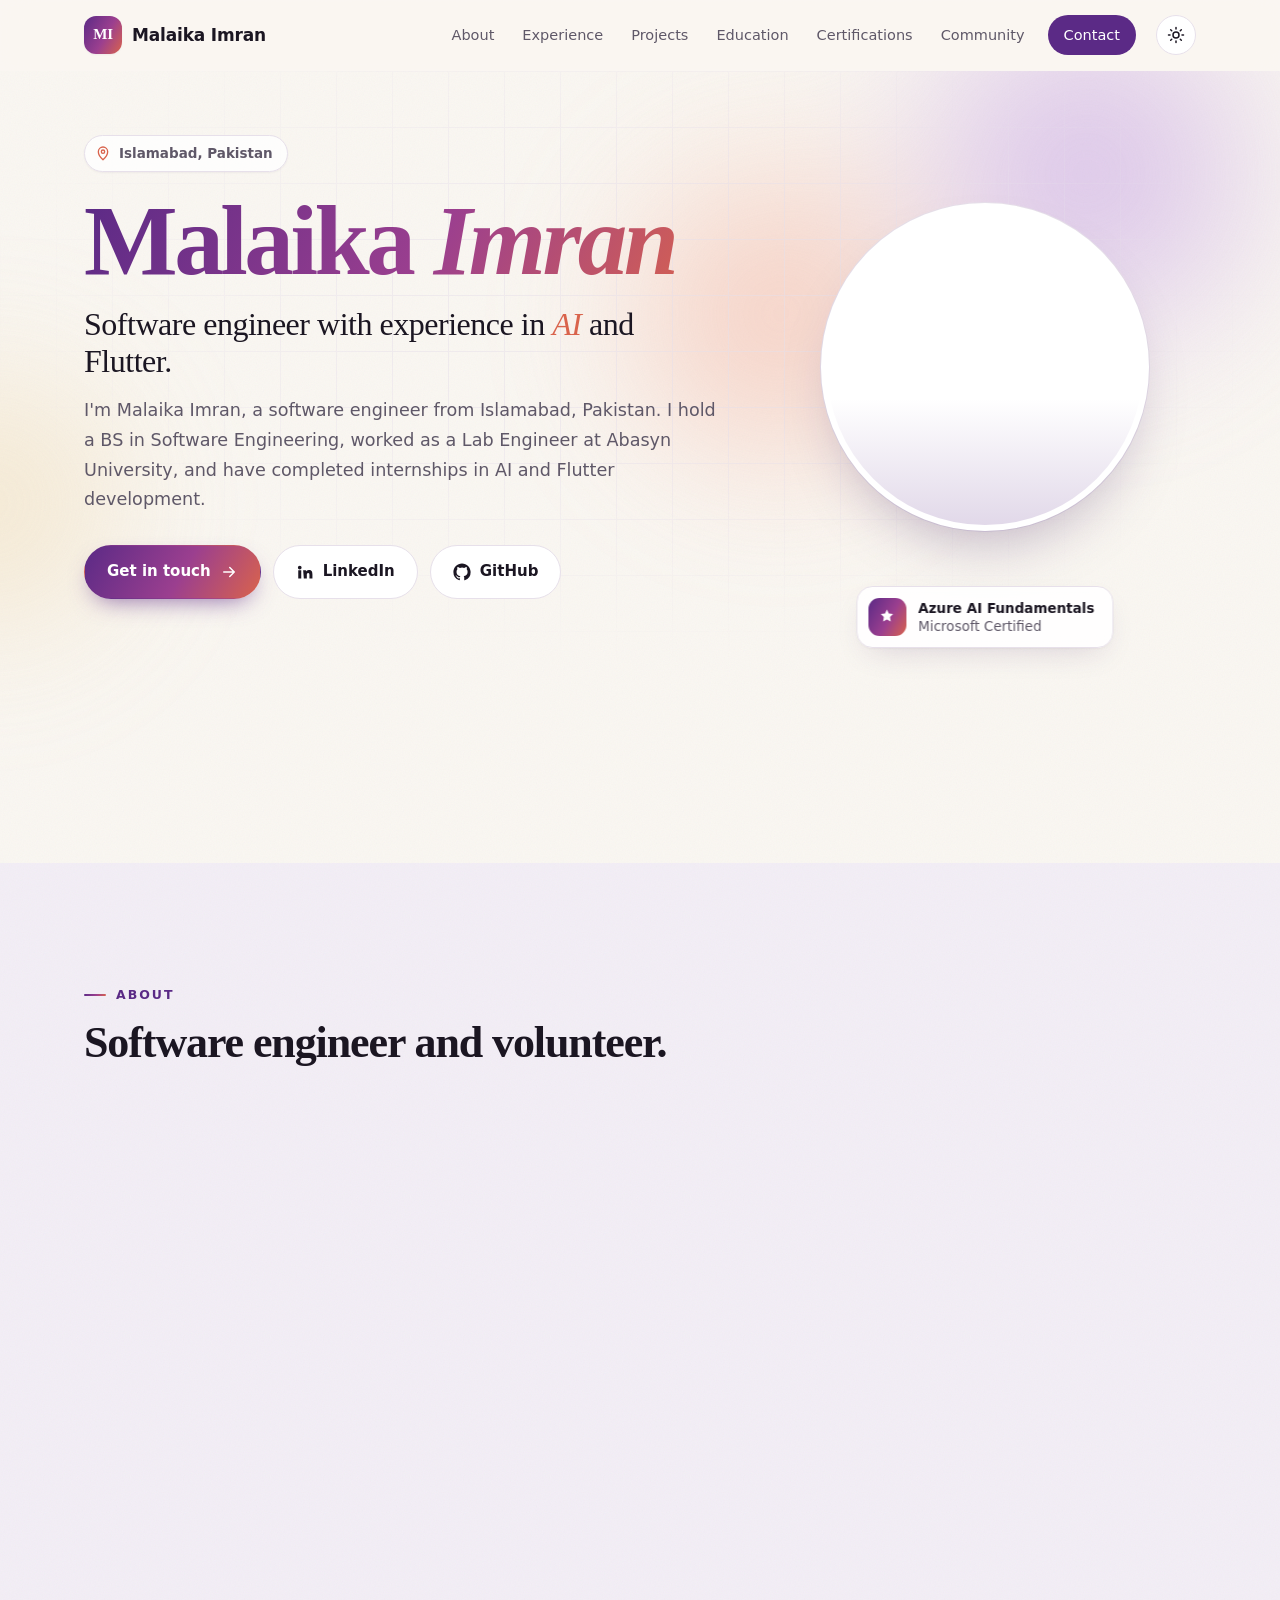
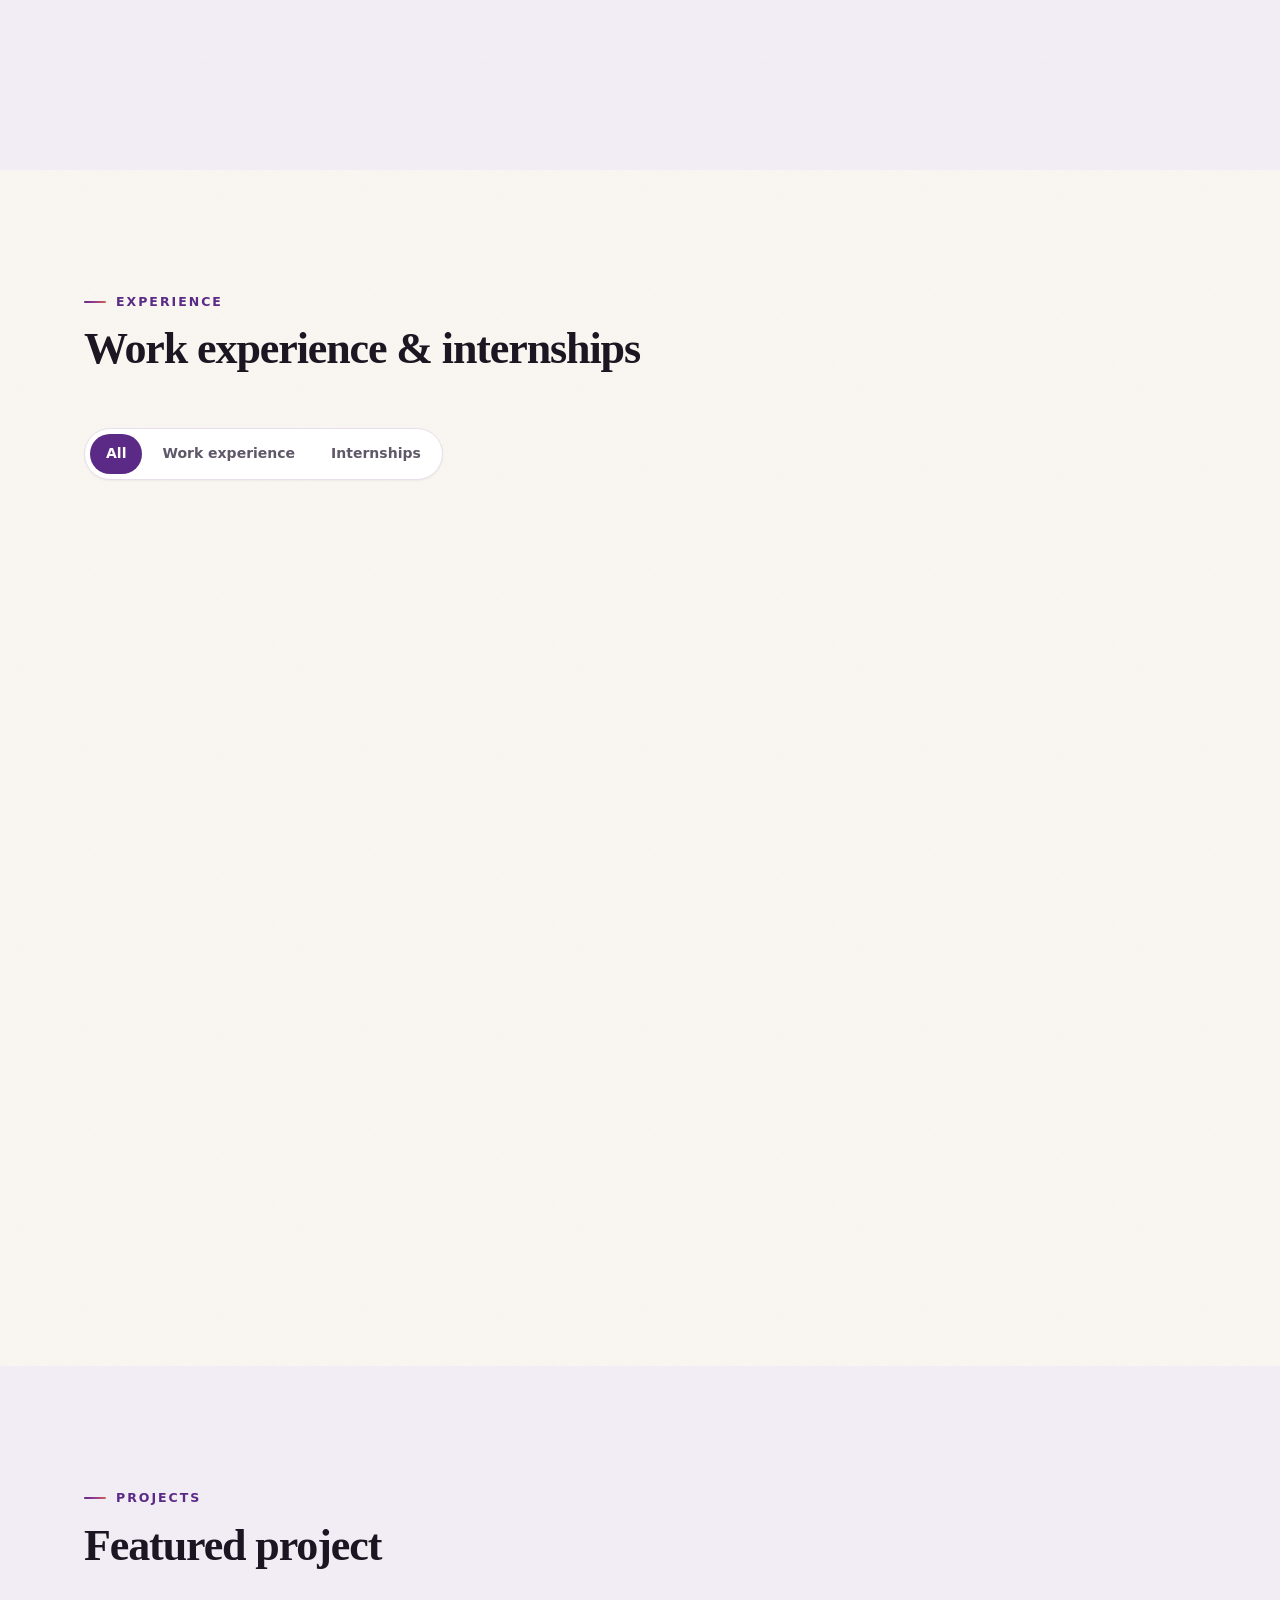
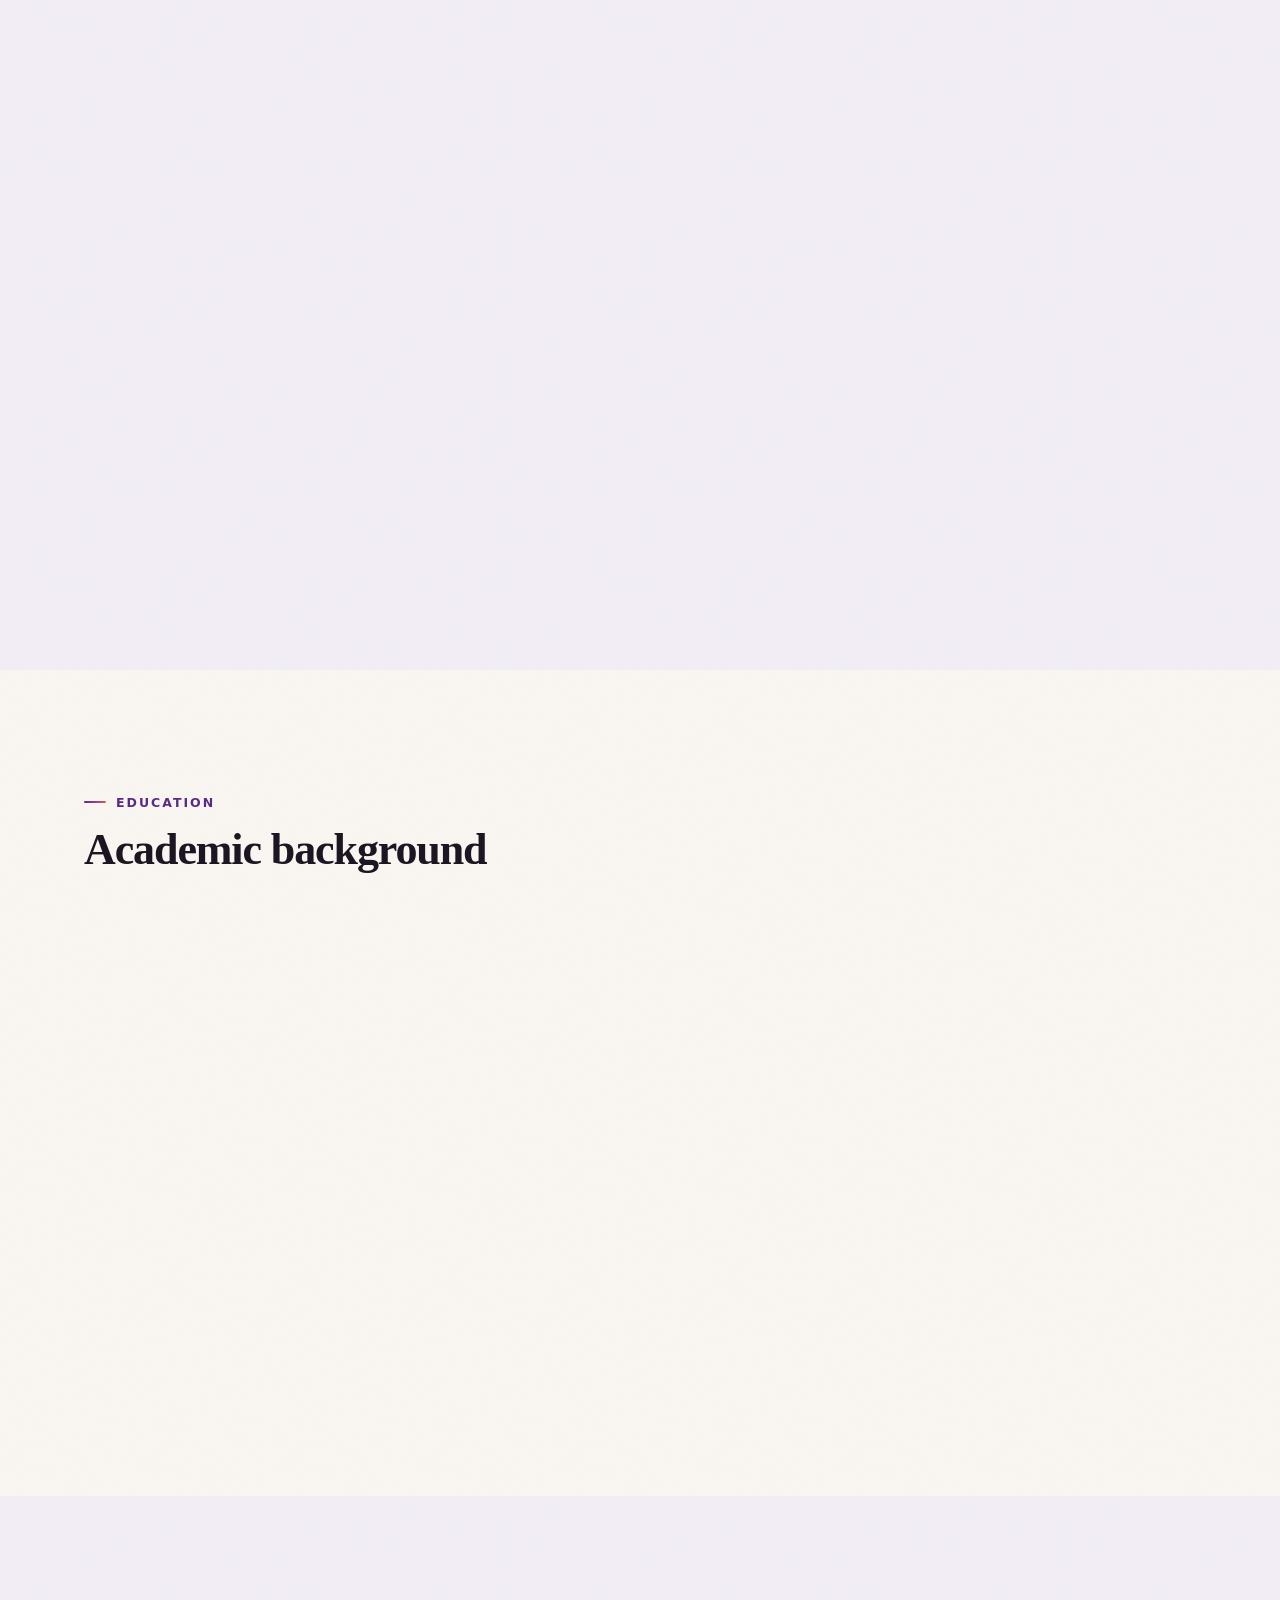
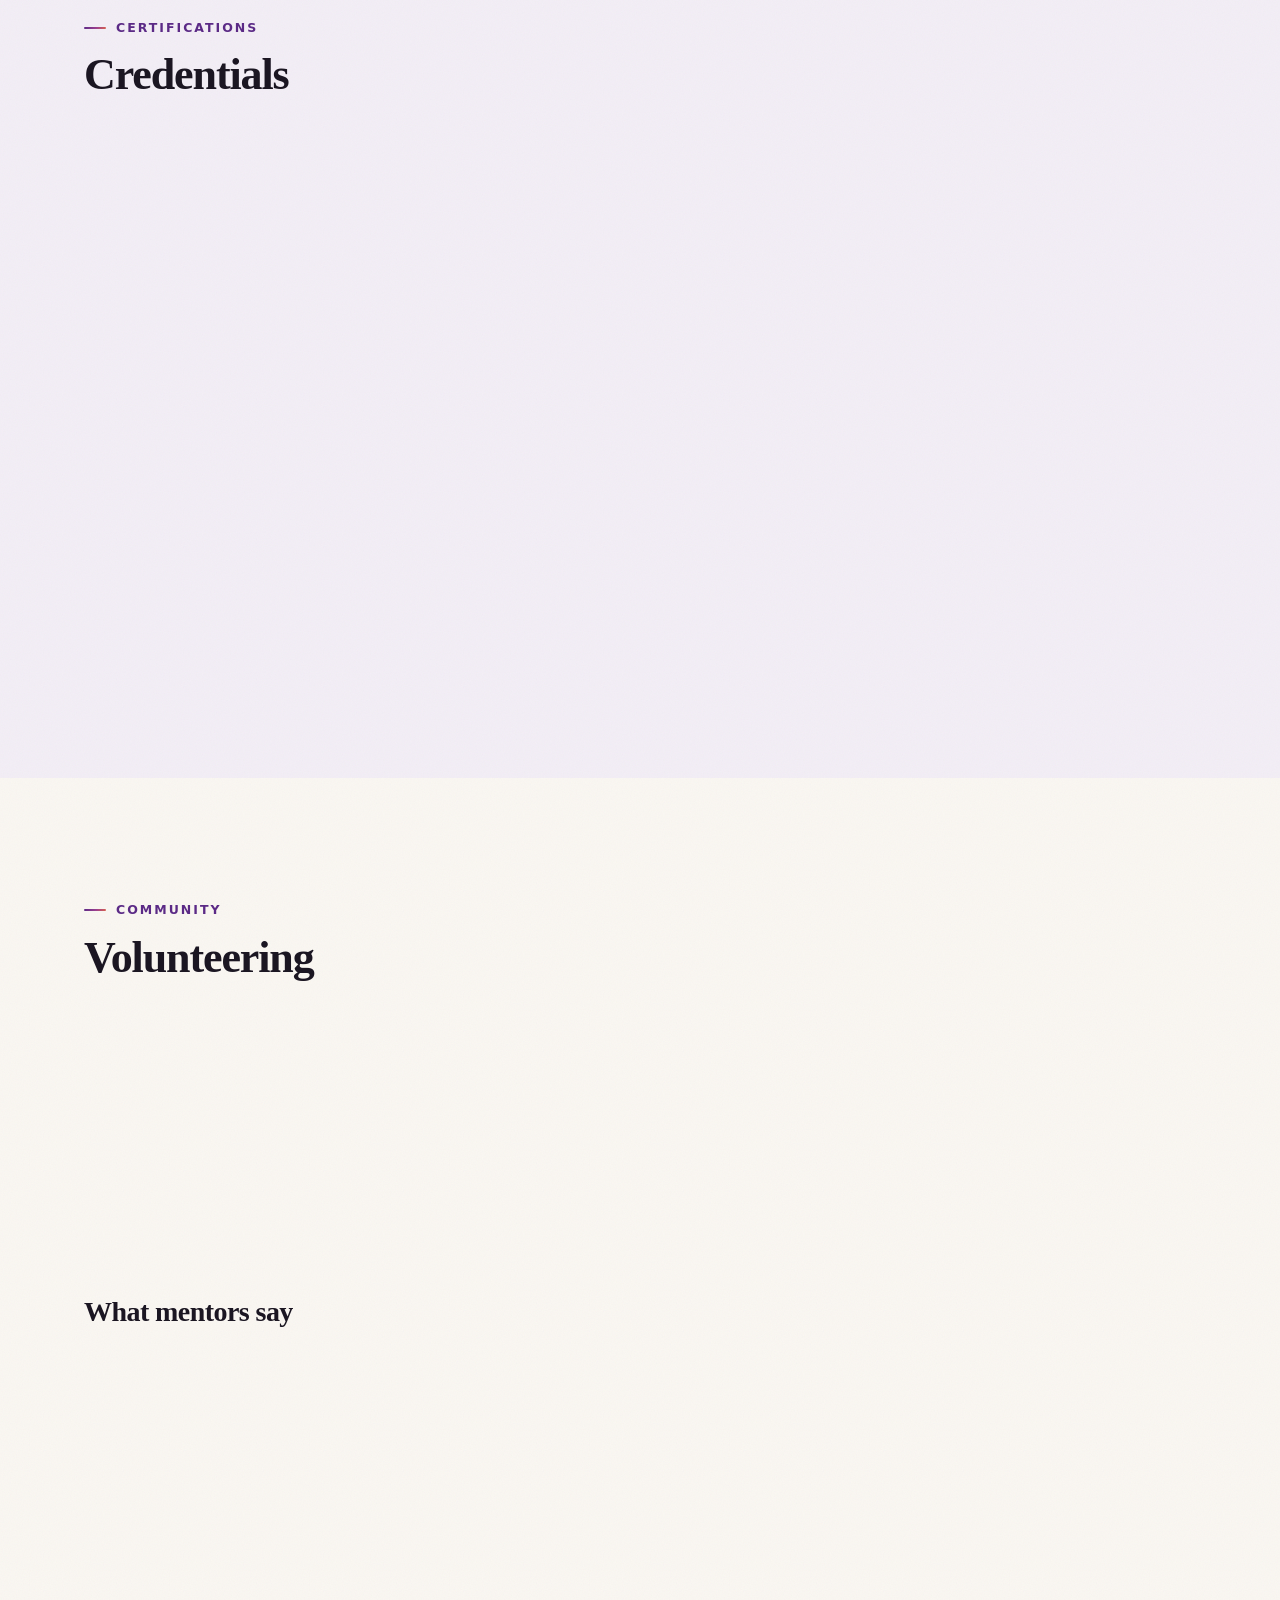
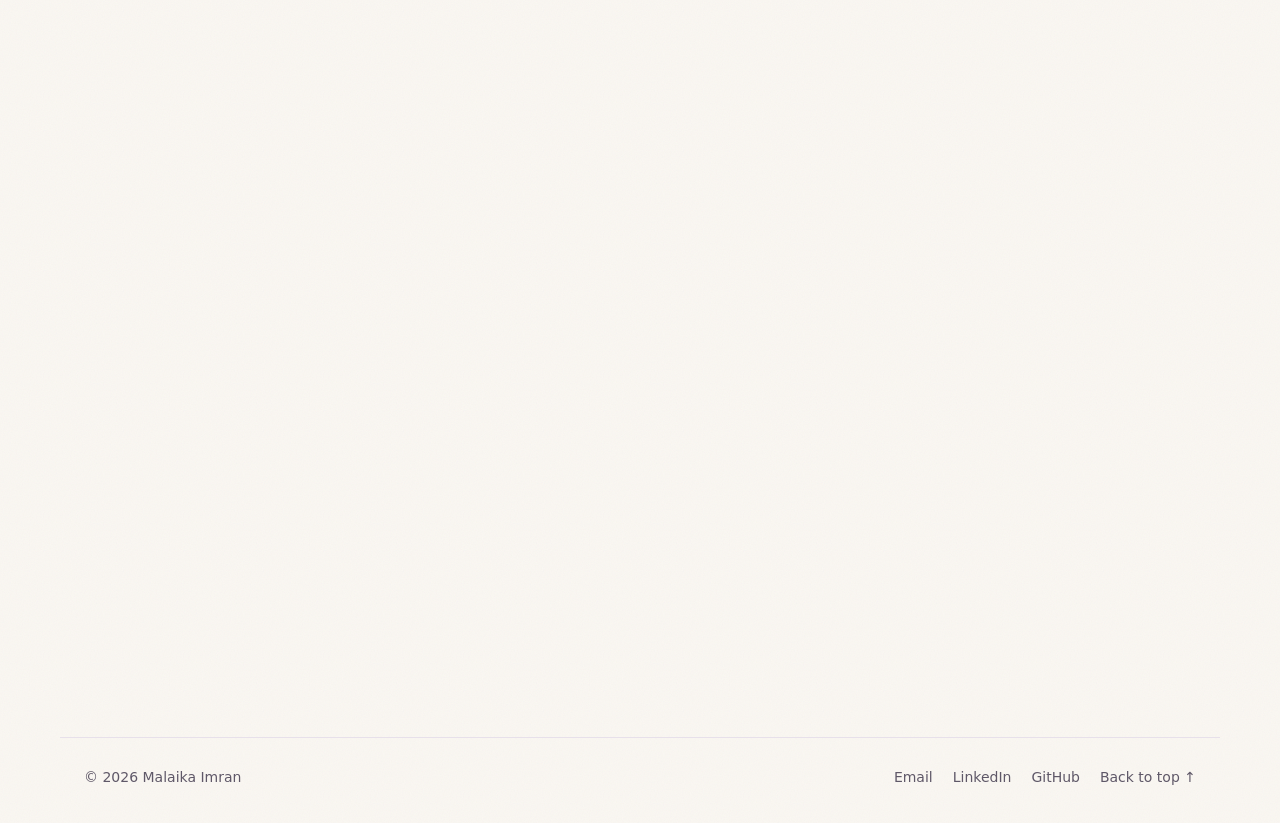
<file: index.html>
<!doctype html>
<html lang="en">
<head>
  <meta charset="utf-8">
  <meta name="viewport" content="width=device-width, initial-scale=1, viewport-fit=cover">
  <meta name="color-scheme" content="light dark">
  <meta name="format-detection" content="telephone=no, date=no, address=no">
  <meta name="apple-mobile-web-app-title" content="Malaika Imran">
  <title>Malaika Imran — AI & Software Engineer</title>
  <meta name="description" content="Malaika Imran is a software engineer from Islamabad, Pakistan. BS Software Engineering (Abasyn University), former Lab Engineer, Microsoft Certified: Azure AI Fundamentals, IELTS Academic 7.0.">
  <meta http-equiv="Content-Security-Policy" content="default-src 'self'; script-src 'self' 'sha256-9reP/hXaohFoG+TYgZjEcHDUO9IO48p9ldcm9y4P6Zs='; style-src 'self' https://fonts.googleapis.com; font-src https://fonts.gstatic.com; img-src 'self' data:; media-src 'self'; connect-src 'self'; manifest-src 'self'; frame-src 'none'; worker-src 'none'; object-src 'none'; base-uri 'self'; form-action 'none'; upgrade-insecure-requests">
  <meta name="referrer" content="strict-origin-when-cross-origin">
  <meta name="author" content="Malaika Imran">
  <meta name="robots" content="index, follow, max-image-preview:large">
  <meta name="theme-color" content="#fbf9f7" media="(prefers-color-scheme: light)">
  <meta name="theme-color" content="#141118" media="(prefers-color-scheme: dark)">
  <link rel="canonical" href="https://malaikaimran.com/">

  <meta property="og:type" content="profile">
  <meta property="og:site_name" content="Malaika Imran">
  <meta property="og:title" content="Malaika Imran — AI & Software Engineer">
  <meta property="og:description" content="Software engineer from Islamabad, Pakistan. BS Software Engineering, Microsoft Certified: Azure AI Fundamentals, IELTS Academic 7.0.">
  <meta property="og:url" content="https://malaikaimran.com/">
  <meta property="og:image" content="https://malaikaimran.com/assets/og-image.jpg">
  <meta property="og:image:width" content="1200">
  <meta property="og:image:height" content="630">
  <meta property="og:image:alt" content="Malaika Imran, AI & Software Engineer">
  <meta property="og:locale" content="en_GB">
  <meta property="profile:first_name" content="Malaika">
  <meta property="profile:last_name" content="Imran">
  <meta name="twitter:card" content="summary_large_image">
  <meta name="twitter:title" content="Malaika Imran — AI & Software Engineer">
  <meta name="twitter:description" content="Software engineer from Islamabad, Pakistan. BS Software Engineering, Microsoft Certified: Azure AI Fundamentals, IELTS Academic 7.0.">
  <meta name="twitter:image" content="https://malaikaimran.com/assets/og-image.jpg">

  <link rel="icon" href="favicon.svg" type="image/svg+xml">
  <link rel="icon" href="icon-192.png" type="image/png" sizes="192x192">
  <link rel="apple-touch-icon" href="apple-touch-icon.png">
  <link rel="manifest" href="site.webmanifest">

  <link rel="preconnect" href="https://fonts.googleapis.com">
  <link rel="preconnect" href="https://fonts.gstatic.com" crossorigin>
  <link rel="preload" as="image" href="assets/malaika-imran-600.jpg" imagesrcset="assets/malaika-imran-600.jpg 600w, assets/malaika-imran-900.jpg 900w, assets/malaika-imran.jpg 1200w" imagesizes="(max-width: 640px) 260px, (max-width: 960px) 340px, 400px" fetchpriority="high">
  <link href="https://fonts.googleapis.com/css2?family=Fraunces:opsz,wght@9..144,500;9..144,600&family=Inter:wght@400;500;600&display=swap" rel="stylesheet">
  <link rel="stylesheet" href="styles.css">
  <script>document.documentElement.classList.add('js');try{var t=localStorage.getItem('theme');if(t)document.documentElement.setAttribute('data-theme',t);}catch(e){}</script>

  <script type="application/ld+json">
  {
    "@context": "https://schema.org",
    "@type": "Person",
    "name": "Malaika Imran",
    "url": "https://malaikaimran.com/",
    "image": "https://malaikaimran.com/assets/malaika-imran.jpg",
    "jobTitle": "Software Engineer",
    "email": "mailto:malaikaimran4798@gmail.com",
    "address": { "@type": "PostalAddress", "addressLocality": "Islamabad", "addressCountry": "PK" },
    "sameAs": ["https://www.linkedin.com/in/malaika-imran-39a955218/", "https://github.com/malaika112"],
    "alumniOf": { "@type": "CollegeOrUniversity", "name": "Abasyn University" },
    "hasCredential": [
      { "@type": "EducationalOccupationalCredential", "name": "Bachelor of Science in Software Engineering", "credentialCategory": "degree", "recognizedBy": { "@type": "CollegeOrUniversity", "name": "Abasyn University" } },
      { "@type": "EducationalOccupationalCredential", "name": "Microsoft Certified: Azure AI Fundamentals", "credentialCategory": "certification", "recognizedBy": { "@type": "Organization", "name": "Microsoft" } }
    ],
    "knowsLanguage": ["English", "Urdu"],
    "knowsAbout": ["Artificial Intelligence", "Machine Learning", "Azure AI", "Python", "scikit-learn", "TensorFlow", "Keras", "Flutter", "Mobile App Development", "Web Engineering", "Software Testing"]
  }
  </script>
</head>
<body>
  <a class="skip" href="#main">Skip to content</a>
  <div class="progress" id="progress" aria-hidden="true"></div>

  <header class="nav" id="top">
    <div class="wrap nav-inner">
      <a class="brand" href="#top" aria-label="Malaika Imran, home">
        <span class="brand-mark">MI</span>
        <span class="brand-name">Malaika Imran</span>
      </a>
      <nav class="nav-links" id="nav-links" aria-label="Main">
        <a href="#about">About</a>
        <a href="#experience">Experience</a>
        <a href="#projects">Projects</a>
        <a href="#education">Education</a>
        <a href="#certifications">Certifications</a>
        <a href="#community">Community</a>
        <a href="#contact" class="nav-cta">Contact</a>
      </nav>
      <div class="nav-tools">
        <button class="icon-btn" id="theme-toggle" type="button" aria-label="Switch colour theme">
          <svg class="i-sun" viewBox="0 0 24 24" aria-hidden="true"><circle cx="12" cy="12" r="4"/><path d="M12 2v2M12 20v2M4.9 4.9l1.4 1.4M17.7 17.7l1.4 1.4M2 12h2M20 12h2M4.9 19.1l1.4-1.4M17.7 6.3l1.4-1.4"/></svg>
          <svg class="i-moon" viewBox="0 0 24 24" aria-hidden="true"><path d="M21 12.8A9 9 0 1 1 11.2 3a7 7 0 0 0 9.8 9.8z"/></svg>
        </button>
        <button class="icon-btn menu-btn" id="menu-toggle" type="button" aria-label="Open menu" aria-expanded="false" aria-controls="nav-links">
          <svg viewBox="0 0 24 24" aria-hidden="true"><path d="M4 7h16M4 12h16M4 17h16"/></svg>
        </button>
      </div>
    </div>
  </header>

  <main id="main">
    <!-- Hero -->
    <section class="hero">
      <div class="aurora" aria-hidden="true"><span></span><span></span><span></span></div>
      <div class="grid-lines" aria-hidden="true"></div>
      <div class="wrap hero-grid">
        <div class="hero-copy">
          <p class="eyebrow">
            <svg viewBox="0 0 24 24" aria-hidden="true"><path d="M12 22s7-6.2 7-12a7 7 0 0 0-14 0c0 5.8 7 12 7 12z"/><circle cx="12" cy="10" r="2.5"/></svg>
            Islamabad, Pakistan
          </p>
          <p class="hero-name" aria-hidden="true">Malaika <span>Imran</span></p>
          <h1>Software engineer with experience in <em>AI</em> and Flutter.</h1>
          <p class="lead">I'm Malaika Imran, a software engineer from Islamabad, Pakistan. I hold a BS in Software Engineering, worked as a Lab Engineer at Abasyn University, and have completed internships in AI and Flutter development.</p>
          <div class="hero-actions">
            <a class="btn btn-primary" href="#contact">
              Get in touch
              <svg class="btn-icon stroke" viewBox="0 0 24 24" aria-hidden="true"><path d="M5 12h14M13 6l6 6-6 6"/></svg>
            </a>
            <a class="btn btn-ghost" href="https://www.linkedin.com/in/malaika-imran-39a955218/" target="_blank" rel="noopener noreferrer">
              <svg class="btn-icon" viewBox="0 0 24 24" aria-hidden="true"><path d="M4.98 3.5a2.5 2.5 0 1 1 0 5 2.5 2.5 0 0 1 0-5zM3 9.75h4v11H3zM9.5 9.75h3.8v1.5h.05c.53-1 1.83-2.05 3.77-2.05 4.03 0 4.78 2.65 4.78 6.1v5.45h-4v-4.83c0-1.15-.02-2.64-1.6-2.64-1.61 0-1.86 1.26-1.86 2.56v4.91h-4z"/></svg>
              LinkedIn
            </a>
            <a class="btn btn-ghost" href="https://github.com/malaika112" target="_blank" rel="noopener noreferrer">
              <svg class="btn-icon" viewBox="0 0 24 24" aria-hidden="true"><path d="M12 .5C5.65.5.5 5.65.5 12a11.5 11.5 0 0 0 7.86 10.92c.58.1.79-.25.79-.56v-2c-3.2.7-3.87-1.37-3.87-1.37-.52-1.33-1.28-1.69-1.28-1.69-1.05-.72.08-.7.08-.7 1.16.08 1.77 1.19 1.77 1.19 1.03 1.77 2.7 1.26 3.36.96.1-.75.4-1.26.73-1.55-2.55-.29-5.24-1.28-5.24-5.69 0-1.26.45-2.29 1.19-3.1-.12-.29-.52-1.46.11-3.05 0 0 .97-.31 3.18 1.18a11 11 0 0 1 5.79 0c2.2-1.49 3.17-1.18 3.17-1.18.63 1.59.23 2.76.11 3.05.74.81 1.19 1.84 1.19 3.1 0 4.42-2.69 5.39-5.26 5.68.41.36.78 1.06.78 2.14v3.17c0 .31.21.67.8.56A11.5 11.5 0 0 0 23.5 12C23.5 5.65 18.35.5 12 .5z"/></svg>
              GitHub
            </a>
          </div>
        </div>

        <div class="hero-photo">
          <div class="photo-frame">
            <img src="assets/malaika-imran-600.jpg" srcset="assets/malaika-imran-600.jpg 600w, assets/malaika-imran-900.jpg 900w, assets/malaika-imran.jpg 1200w" sizes="(max-width: 640px) 260px, (max-width: 960px) 340px, 400px" alt="Portrait of Malaika Imran" width="1200" height="1600" fetchpriority="high" decoding="async">
          </div>
          <div class="photo-badge">
            <span class="badge-icon" aria-hidden="true">
              <svg viewBox="0 0 24 24"><path d="M12 2l2.4 4.9 5.4.8-3.9 3.8.9 5.4L12 14.4 7.2 16.9l.9-5.4L4.2 7.7l5.4-.8z"/></svg>
            </span>
            <span><strong>Azure AI Fundamentals</strong><br>Microsoft Certified</span>
          </div>
        </div>
      </div>

      <div class="wrap">
        <ul class="bento" aria-label="Highlights">
          <li class="reveal">
            <span class="bento-icon" aria-hidden="true"><svg viewBox="0 0 24 24"><path d="M2 9l10-5 10 5-10 5z"/><path d="M6 11v5c0 1.7 2.7 3 6 3s6-1.3 6-3v-5"/></svg></span>
            <strong>BS</strong><span>Software Engineering</span>
          </li>
          <li class="reveal">
            <span class="bento-icon" aria-hidden="true"><svg viewBox="0 0 24 24"><rect x="3" y="3" width="8" height="8"/><rect x="13" y="3" width="8" height="8"/><rect x="3" y="13" width="8" height="8"/><rect x="13" y="13" width="8" height="8"/></svg></span>
            <strong>Azure AI</strong><span>Microsoft Certified</span>
          </li>
          <li class="reveal">
            <span class="bento-icon" aria-hidden="true"><svg viewBox="0 0 24 24"><path d="M4 5h16v11H8l-4 4z"/></svg></span>
            <strong data-count="7.0">7.0</strong><span>IELTS Academic overall</span>
          </li>
          <li class="reveal">
            <span class="bento-icon" aria-hidden="true"><svg viewBox="0 0 24 24"><rect x="3" y="7" width="18" height="13" rx="2"/><path d="M8 7V5a2 2 0 0 1 2-2h4a2 2 0 0 1 2 2v2"/></svg></span>
            <strong data-count="3">3</strong><span>Internships: AI &amp; Flutter</span>
          </li>
        </ul>
      </div>
    </section>

    <!-- About -->
    <section class="section section-alt" id="about">
      <div class="wrap">
        <div class="section-head has-art">
          <div class="head-text">
            <p class="kicker">About</p>
            <h2>Software engineer and volunteer.</h2>
          </div>
          <div class="section-art reveal" aria-hidden="true">
            <svg viewBox="0 0 200 150">
              <ellipse class="ill-shadow" cx="100" cy="138" rx="74" ry="7"/>
              <rect class="ill-fill" x="40" y="26" width="120" height="82" rx="10"/>
              <rect class="ill-line" x="40" y="26" width="120" height="82" rx="10"/>
              <path class="ill-line" d="M26 116h148l-9 12H35z"/>
              <path class="ill-line ill-coral draw" pathLength="1" d="M56 48h30"/>
              <path class="ill-line draw d2" pathLength="1" d="M56 62h52"/>
              <path class="ill-line draw d3" pathLength="1" d="M64 76h34"/>
              <path class="ill-line ill-gold draw d4" pathLength="1" d="M56 90h22"/>
              <path class="ill-line ill-coral" d="M126 52l-10 14 10 14M138 52l10 14-10 14"/>
              <path class="ill-spark twinkle" d="M172 10l3.5 9 9 3.5-9 3.5-3.5 9-3.5-9-9-3.5 9-3.5z"/>
              <circle class="ill-dot bob" cx="22" cy="44" r="5"/>
            </svg>
          </div>
        </div>
        <div class="about-grid">
        <div class="about-body reveal">
          <p>I studied for a four-year Bachelor of Science in Software Engineering at Abasyn University, Islamabad Campus, from 2020 and was awarded the degree in June 2024.</p>
          <p>From September 2025 to May 2026 I worked as a Lab Engineer in the Computing Department at Abasyn University Islamabad. Alongside my studies and work I've completed three internships: Flutter development at Status 200 (2023), AI engineering at Virtual Soft Technologies (2025), and a four-week AI internship at YoungDev Interns.</p>
          <p>I'm Microsoft Certified in Azure AI Fundamentals and scored 7.0 overall in IELTS Academic. I also completed NAVTTC's three-month AI &amp; Machine Learning course at Air University (September to November 2025), and from 2022 to 2024 I volunteered with Karwan-e-Pakistan Trust, including efforts for women's empowerment.</p>
        </div>
        <div class="skill-groups reveal" aria-label="Skills">
          <p class="skills-title">Skills</p>
          <div class="skill-group">
            <h3><span class="dot dot-1" aria-hidden="true"></span>AI &amp; Data</h3>
            <div class="skills">
              <span>Artificial Intelligence</span>
              <span>Machine Learning</span>
              <span>Azure AI</span>
              <span>Python</span>
              <span>scikit-learn</span>
              <span>TensorFlow &amp; Keras</span>
            </div>
          </div>
          <div class="skill-group">
            <h3><span class="dot dot-2" aria-hidden="true"></span>Mobile &amp; Design</h3>
            <div class="skills">
              <span>Flutter</span>
              <span>Mobile App Development</span>
              <span>Figma</span>
              <span>Video Editing</span>
            </div>
          </div>
          <div class="skill-group">
            <h3><span class="dot dot-3" aria-hidden="true"></span>Software Engineering</h3>
            <div class="skills">
              <span>Web Engineering</span>
              <span>Data Structures &amp; Algorithms</span>
              <span>Database Systems</span>
              <span>Software Testing &amp; QA</span>
              <span>Requirements Engineering</span>
            </div>
          </div>
        </div>
        </div>
      </div>
    </section>

    <!-- Experience -->
    <section class="section" id="experience">
      <div class="wrap">
        <div class="section-head has-art">
          <div class="head-text">
            <p class="kicker">Experience</p>
            <h2>Work experience &amp; internships</h2>
          </div>
          <div class="section-art reveal" aria-hidden="true">
            <svg viewBox="0 0 200 150">
              <ellipse class="ill-shadow" cx="100" cy="138" rx="70" ry="7"/>
              <path class="ill-line" d="M80 44V34a8 8 0 0 1 8-8h24a8 8 0 0 1 8 8v10"/>
              <rect class="ill-fill" x="40" y="44" width="120" height="84" rx="14"/>
              <rect class="ill-line" x="40" y="44" width="120" height="84" rx="14"/>
              <path class="ill-line" d="M40 74h120"/>
              <rect class="ill-line ill-coral" x="92" y="68" width="16" height="12" rx="3"/>
              <path class="ill-line ill-coral draw" pathLength="1" d="M56 118l18-8 16 4 20-12 24-8"/>
              <circle class="ill-dot pop" cx="134" cy="94" r="5"/>
              <path class="ill-spark twinkle" d="M176 18l3 8 8 3-8 3-3 8-3-8-8-3 8-3z"/>
            </svg>
          </div>
        </div>
        <div class="filters-row">
          <div class="filters" role="group" aria-label="Filter experience">
            <button type="button" class="filter is-active" data-filter="all" aria-pressed="true">All</button>
            <button type="button" class="filter" data-filter="work" aria-pressed="false">Work experience</button>
            <button type="button" class="filter" data-filter="internship" aria-pressed="false">Internships</button>
          </div>
        </div>
        <ol class="timeline" id="timeline">
          <li class="reveal" data-type="work">
            <div class="tl-date">Sep 2025 – May 2026</div>
            <div class="tl-card">
              <span class="tag tag-work">Employment</span>
              <h3>Lab Engineer</h3>
              <p class="tl-org">Computing Department · Abasyn University, Islamabad Campus</p>
            </div>
          </li>
          <li class="reveal" data-type="internship">
            <div class="tl-date">3 – 16 Nov 2025</div>
            <div class="tl-card">
              <span class="tag">Internship</span>
              <h3>AI Engineer</h3>
              <p class="tl-org">Technology Division · Virtual Soft Technologies, Islamabad</p>
              <p>Worked on AI-based projects in the Technology Division.</p>
            </div>
          </li>
          <li class="reveal" data-type="internship">
            <div class="tl-date">4-week summer internship</div>
            <div class="tl-card">
              <span class="tag">Internship</span>
              <h3>AI Intern</h3>
              <p class="tl-org">YoungDev Interns</p>
              <p>Completed a four-week summer internship as an AI Intern.</p>
            </div>
          </li>
          <li class="reveal" data-type="internship">
            <div class="tl-date">7 Jun – 30 Aug 2023</div>
            <div class="tl-card">
              <span class="tag">Internship</span>
              <h3>Flutter Developer</h3>
              <p class="tl-org">IT Department · Status 200 Pvt. Ltd., Lahore</p>
              <p>Worked as a Flutter Developer in the IT department.</p>
            </div>
          </li>
        </ol>
      </div>
    </section>

    <!-- Projects -->
    <section class="section section-alt" id="projects">
      <div class="wrap">
        <div class="section-head has-art">
          <div class="head-text">
            <p class="kicker">Projects</p>
            <h2>Featured project</h2>
          </div>
          <div class="section-art reveal" aria-hidden="true">
            <svg viewBox="0 0 200 150">
              <path class="ill-line ill-gold" d="M24 36V22h14M176 36V22h-14M24 114v14h14M176 114v14h-14"/>
              <path class="ill-fill" d="M30 75C56 38 144 38 170 75C144 112 56 112 30 75z"/>
              <path class="ill-line" d="M30 75C56 38 144 38 170 75C144 112 56 112 30 75z"/>
              <circle class="ill-fill2" cx="100" cy="75" r="24"/>
              <circle class="ill-line ill-coral" cx="100" cy="75" r="24"/>
              <path class="ill-thin" d="M100 54v8M100 88v8M79 75h8M113 75h8M85 60l5 5M110 85l5 5M115 60l-5 5M90 85l-5 5"/>
              <circle class="ill-pupil" cx="100" cy="75" r="9"/>
              <circle class="ill-glint" cx="104" cy="71" r="2.6"/>
              <rect class="ill-scan" x="28" y="40" width="144" height="3" rx="1.5"/>
            </svg>
          </div>
        </div>
        <article class="project reveal">
          <div class="project-media">
            <video controls preload="none" playsinline poster="assets/iris-demo-poster.jpg" width="1280" height="720" aria-label="Demo video of the Iris Authentication System">
              <source src="assets/iris-demo.mp4" type="video/mp4">
              <track kind="captions" src="assets/iris-demo.vtt" srclang="en" label="English">
              <a href="assets/iris-demo.mp4">Download the demo video (MP4)</a>
            </video>
          </div>
          <div class="project-meta">
            <ul class="project-stats" aria-label="Results reported in the thesis">
              <li><strong data-count="92" data-suffix="%">92%</strong><span>Test accuracy</span></li>
              <li><strong data-count="95.83" data-suffix="%">95.83%</strong><span>Validation accuracy</span></li>
              <li><strong>0.0004</strong><span>Equal error rate</span></li>
            </ul>
            <div class="skills project-tech" aria-label="Technologies">
              <span>Python</span><span>TensorFlow / Keras</span><span>OpenCV</span><span>Django</span><span>CNN</span>
            </div>
          </div>
          <div class="project-info">
            <span class="tag">Final-year project · BS Software Engineering</span>
            <h3>Iris Authentication System</h3>
            <p class="project-sub">Automatic Solution for Security in Banking Based on Iris Detection</p>
            <p>A custom convolutional neural network recognises a person from an image of their iris, trained on the CASIA-Iris-Thousand dataset (20,000 images, 2,000 classes). A Django web application uses the model to log users in with an iris image instead of a password, accepting a match only when the model's confidence is above 90%.</p>
            <p class="project-team">With Ayesha Saeed · Supervised by Dr. Amjad Khan · Abasyn University Islamabad Campus</p>
            <div class="project-actions">
              <a class="btn btn-primary" href="https://github.com/malaika112/iris-authentication-system" target="_blank" rel="noopener noreferrer">
                <svg class="btn-icon" viewBox="0 0 24 24" aria-hidden="true"><path d="M12 .5C5.65.5.5 5.65.5 12a11.5 11.5 0 0 0 7.86 10.92c.58.1.79-.25.79-.56v-2c-3.2.7-3.87-1.37-3.87-1.37-.52-1.33-1.28-1.69-1.28-1.69-1.05-.72.08-.7.08-.7 1.16.08 1.77 1.19 1.77 1.19 1.03 1.77 2.7 1.26 3.36.96.1-.75.4-1.26.73-1.55-2.55-.29-5.24-1.28-5.24-5.69 0-1.26.45-2.29 1.19-3.1-.12-.29-.52-1.46.11-3.05 0 0 .97-.31 3.18 1.18a11 11 0 0 1 5.79 0c2.2-1.49 3.17-1.18 3.17-1.18.63 1.59.23 2.76.11 3.05.74.81 1.19 1.84 1.19 3.1 0 4.42-2.69 5.39-5.26 5.68.41.36.78 1.06.78 2.14v3.17c0 .31.21.67.8.56A11.5 11.5 0 0 0 23.5 12C23.5 5.65 18.35.5 12 .5z"/></svg>
                View code on GitHub
              </a>
              <a class="btn btn-ghost" href="https://github.com/malaika112/iris-authentication-system/blob/main/docs/thesis.pdf" target="_blank" rel="noopener noreferrer">
                <svg class="btn-icon stroke" viewBox="0 0 24 24" aria-hidden="true"><path d="M14 3H7a2 2 0 0 0-2 2v14a2 2 0 0 0 2 2h10a2 2 0 0 0 2-2V8z"/><path d="M14 3v5h5M9 13h6M9 17h6"/></svg>
                Read the thesis
              </a>
            </div>
          </div>
        </article>
      </div>
    </section>

    <!-- Education -->
    <section class="section" id="education">
      <div class="wrap">
        <div class="section-head has-art">
          <div class="head-text">
            <p class="kicker">Education</p>
            <h2>Academic background</h2>
          </div>
          <div class="section-art reveal" aria-hidden="true">
            <svg viewBox="0 0 200 150">
              <ellipse class="ill-shadow" cx="100" cy="140" rx="72" ry="6"/>
              <path class="ill-fill" d="M36 108c22-9 42-9 64 0 22-9 42-9 64 0v20c-22-9-42-9-64 0-22-9-42-9-64 0z"/>
              <path class="ill-line" d="M36 108c22-9 42-9 64 0 22-9 42-9 64 0v20c-22-9-42-9-64 0-22-9-42-9-64 0zM100 108v20"/>
              <g class="bob">
                <path class="ill-fill" d="M100 20l66 26-66 26-66-26z"/>
                <path class="ill-line" d="M100 20l66 26-66 26-66-26z"/>
                <path class="ill-line" d="M66 59v14c0 8 15 14 34 14s34-6 34-14V59"/>
                <path class="ill-line ill-coral" d="M166 46v24"/>
                <circle class="ill-dot" cx="166" cy="74" r="5"/>
              </g>
            </svg>
          </div>
        </div>
        <div class="edu-grid">
          <div class="edu-card edu-main reveal">
            <div class="edu-head">
              <div class="edu-icon" aria-hidden="true">
                <svg viewBox="0 0 24 24"><path d="M2 9l10-5 10 5-10 5z"/><path d="M6 11v5c0 1.7 2.7 3 6 3s6-1.3 6-3v-5"/></svg>
              </div>
              <div>
                <h3>Bachelor of Science in Software Engineering (4 years)</h3>
                <p class="tl-org">Abasyn University · Islamabad Campus · Fall 2020 – Spring 2024</p>
              </div>
            </div>
            <p>Degree awarded on 28 June 2024 after completing 132 credit hours. Senior Design Project (two semesters) graded A in both parts; industrial training internship graded A.</p>
            <div class="coursework">
              <p class="coursework-label">Selected coursework</p>
              <ul>
                <li>Data Structures &amp; Algorithms</li>
                <li>Analysis of Algorithms</li>
                <li>Fuzzy Logic</li>
                <li>Web Engineering</li>
                <li>Mobile Application Development</li>
                <li>Human-Computer Interaction</li>
                <li>Database Management Systems</li>
                <li>Software Design &amp; Architecture</li>
                <li>Software Testing</li>
                <li>Information Security</li>
                <li>Simulation &amp; Modelling</li>
                <li>Software Project Management</li>
              </ul>
            </div>
          </div>
          <div class="edu-card edu-side reveal">
            <div class="edu-head">
              <div class="edu-icon" aria-hidden="true">
                <svg viewBox="0 0 24 24"><path d="M12 3l9 4.5-9 4.5-9-4.5z"/><path d="M7 10v5l5 2.5 5-2.5v-5"/></svg>
              </div>
              <div>
                <h3>NAVTTC Summer of Code B-II: Artificial Intelligence &amp; Machine Learning</h3>
                <p class="tl-org">Air University · Sep – Nov 2025</p>
              </div>
            </div>
            <p>Completed the three-month AI &amp; Machine Learning course.</p>
          </div>
        </div>
      </div>
    </section>

    <!-- Certifications -->
    <section class="section section-alt" id="certifications">
      <div class="wrap">
        <div class="section-head has-art">
          <div class="head-text">
            <p class="kicker">Certifications</p>
            <h2>Credentials</h2>
          </div>
          <div class="section-art reveal" aria-hidden="true">
            <svg viewBox="0 0 200 150">
              <path class="ill-fill2" d="M80 92l-12 44 18-9 12 15 8-44z"/>
              <path class="ill-line ill-coral" d="M80 92l-12 44 18-9 12 15 8-44"/>
              <path class="ill-fill2" d="M120 92l12 44-18-9-12 15-8-44z"/>
              <path class="ill-line ill-coral" d="M120 92l12 44-18-9-12 15-8-44"/>
              <circle class="ill-fill" cx="100" cy="62" r="40"/>
              <circle class="ill-line" cx="100" cy="62" r="40"/>
              <circle class="ill-line ill-gold ill-dash spin" cx="100" cy="62" r="30"/>
              <path class="ill-star pulse" d="M100 45l5.3 10.8 11.9 1.7-8.6 8.4 2 11.8L100 72l-10.6 5.7 2-11.8-8.6-8.4 11.9-1.7z"/>
              <path class="ill-spark twinkle" d="M166 22l3 8 8 3-8 3-3 8-3-8-8-3 8-3z"/>
            </svg>
          </div>
        </div>

        <article class="ielts-card reveal">
          <div class="ielts-head">
            <div>
              <span class="card-date">Test date: 10 Nov 2026</span>
              <h3>IELTS Academic for UKVI</h3>
              <p class="tl-org">British Council · IDP · Cambridge English</p>
            </div>
            <div class="ielts-overall">
              <strong data-count="7.0">7.0</strong>
              <span>Overall band</span>
            </div>
          </div>
          <ul class="bands" aria-label="IELTS band scores">
            <li><span class="gauge g-80" aria-hidden="true"></span><span class="band-label">Listening</span><strong data-count="8.0">8.0</strong><span class="band-cefr">CEFR C1</span></li>
            <li><span class="gauge g-60" aria-hidden="true"></span><span class="band-label">Reading</span><strong data-count="6.0">6.0</strong><span class="band-cefr">CEFR B2</span></li>
            <li><span class="gauge g-60" aria-hidden="true"></span><span class="band-label">Writing</span><strong data-count="6.0">6.0</strong><span class="band-cefr">CEFR B2</span></li>
            <li><span class="gauge g-70" aria-hidden="true"></span><span class="band-label">Speaking</span><strong data-count="7.0">7.0</strong><span class="band-cefr">CEFR C1</span></li>
          </ul>
        </article>

        <div class="cards cards-2">
          <article class="card reveal">
            <div class="card-top">
              <span class="card-icon" aria-hidden="true"><svg viewBox="0 0 24 24"><rect x="3" y="3" width="8" height="8"/><rect x="13" y="3" width="8" height="8"/><rect x="3" y="13" width="8" height="8"/><rect x="13" y="13" width="8" height="8"/></svg></span>
              <span class="card-date">21 Apr 2026</span>
            </div>
            <h3>Microsoft Certified: Azure AI Fundamentals</h3>
            <p>Microsoft · Earned 21 April 2026 · Verifiable online.</p>
          </article>
          <article class="card reveal">
            <div class="card-top">
              <span class="card-icon" aria-hidden="true"><svg viewBox="0 0 24 24"><rect x="3" y="6" width="13" height="12" rx="2"/><path d="M16 10l5-3v10l-5-3z"/></svg></span>
            </div>
            <h3>Digital Skills Training: Video Editing</h3>
            <p>Learning With Earning · Plan9 · One-month course in video editing.</p>
          </article>
        </div>
      </div>
    </section>

    <!-- Community + testimonials -->
    <section class="section" id="community">
      <div class="wrap">
        <div class="section-head has-art">
          <div class="head-text">
            <p class="kicker">Community</p>
            <h2>Volunteering</h2>
          </div>
          <div class="section-art reveal" aria-hidden="true">
            <svg viewBox="0 0 200 150">
              <ellipse class="ill-shadow" cx="100" cy="138" rx="72" ry="7"/>
              <circle class="ill-fill" cx="50" cy="68" r="12"/>
              <circle class="ill-line" cx="50" cy="68" r="12"/>
              <path class="ill-line" d="M28 120c0-14 10-24 22-24s22 10 22 24"/>
              <circle class="ill-fill" cx="150" cy="68" r="12"/>
              <circle class="ill-line" cx="150" cy="68" r="12"/>
              <path class="ill-line" d="M128 120c0-14 10-24 22-24s22 10 22 24"/>
              <path class="ill-heart beat" d="M100 110s-30-18-30-38a15 15 0 0 1 30-6 15 15 0 0 1 30 6c0 20-30 38-30 38z"/>
              <path class="ill-spark twinkle" d="M100 12l3 8 8 3-8 3-3 8-3-8-8-3 8-3z"/>
            </svg>
          </div>
        </div>
        <div class="cards cards-2">
          <article class="card reveal">
            <div class="card-top">
              <span class="card-icon" aria-hidden="true"><svg viewBox="0 0 24 24"><path d="M12 21s-7-4.4-9.3-9A5.3 5.3 0 0 1 12 6a5.3 5.3 0 0 1 9.3 6c-2.3 4.6-9.3 9-9.3 9z"/></svg></span>
              <span class="card-date">2022 – 2024</span>
            </div>
            <h3>Volunteer, Karwan-e-Pakistan Trust</h3>
            <p>Volunteered with the Trust, including work for women's empowerment.</p>
          </article>
          <article class="card reveal">
            <div class="card-top">
              <span class="card-icon" aria-hidden="true"><svg viewBox="0 0 24 24"><circle cx="9" cy="8" r="3"/><circle cx="17" cy="9" r="2.5"/><path d="M3 20c0-3.3 2.7-6 6-6s6 2.7 6 6M14 20c0-2.5 1.5-4.5 4-4.5s3 1.5 3 4.5"/></svg></span>
              <span class="card-date">2 Oct 2022</span>
            </div>
            <h3>SOS Children's Village</h3>
            <p>Spent a day with the children of SOS Children's Village, organised by YLA Twin City, Karwan-e-Pakistan.</p>
          </article>
        </div>

        <h3 class="sub-head">What mentors say</h3>
        <div class="quotes">
          <figure class="quote reveal">
            <blockquote>"Excellent critical thinking skills, demonstrated by their ability to analyze complex problems and develop innovative solutions."</blockquote>
            <figcaption><span class="avatar" aria-hidden="true">AK</span><span><strong>Dr Amjad Khan</strong><span>Associate Professor, Abasyn University Islamabad</span></span></figcaption>
          </figure>
          <figure class="quote reveal">
            <blockquote>"A remarkable ability to tackle complex issues with innovative and critical thinking."</blockquote>
            <figcaption><span class="avatar" aria-hidden="true">ST</span><span><strong>Dr Sadaf Tanvir</strong><span>Assistant Professor, Dept. of Computing, Abasyn University Islamabad</span></span></figcaption>
          </figure>
        </div>
      </div>
    </section>

    <!-- Contact -->
    <section class="section contact" id="contact">
      <div class="wrap">
        <div class="contact-panel reveal">
          <div class="contact-glow" aria-hidden="true"></div>
          <div class="contact-art" aria-hidden="true">
            <svg viewBox="0 0 220 90">
              <path class="plane-trail" d="M6 80c34-4 52-34 86-34 22 0 28 12 44 10"/>
              <g class="plane">
                <path class="plane-body" d="M206 10l-62 22 18 10 6 20 11-15 19 8z"/>
                <path class="plane-fold" d="M162 42l44-32"/>
              </g>
            </svg>
          </div>
          <p class="kicker light">Contact</p>
          <h2>Let's work together.</h2>
          <p class="lead">Reach me by email, or connect with me on LinkedIn and GitHub.</p>
          <div class="email-row">
            <a class="btn btn-light" href="mailto:malaikaimran4798@gmail.com">
              <svg class="btn-icon stroke" viewBox="0 0 24 24" aria-hidden="true"><rect x="3" y="5" width="18" height="14" rx="2"/><path d="M3 7l9 6 9-6"/></svg>
              malaikaimran4798@gmail.com
            </a>
            <button type="button" class="btn btn-outline-light" id="copy-email" data-email="malaikaimran4798@gmail.com" aria-live="polite">
              <svg class="btn-icon stroke" viewBox="0 0 24 24" aria-hidden="true"><rect x="9" y="9" width="12" height="12" rx="2"/><path d="M5 15V5a2 2 0 0 1 2-2h10"/></svg>
              <span>Copy email</span>
            </button>
          </div>
          <div class="social-row">
            <a class="social" href="https://www.linkedin.com/in/malaika-imran-39a955218/" target="_blank" rel="noopener noreferrer">
              <svg class="btn-icon" viewBox="0 0 24 24" aria-hidden="true"><path d="M4.98 3.5a2.5 2.5 0 1 1 0 5 2.5 2.5 0 0 1 0-5zM3 9.75h4v11H3zM9.5 9.75h3.8v1.5h.05c.53-1 1.83-2.05 3.77-2.05 4.03 0 4.78 2.65 4.78 6.1v5.45h-4v-4.83c0-1.15-.02-2.64-1.6-2.64-1.61 0-1.86 1.26-1.86 2.56v4.91h-4z"/></svg>
              LinkedIn
            </a>
            <a class="social" href="https://github.com/malaika112" target="_blank" rel="noopener noreferrer">
              <svg class="btn-icon" viewBox="0 0 24 24" aria-hidden="true"><path d="M12 .5C5.65.5.5 5.65.5 12a11.5 11.5 0 0 0 7.86 10.92c.58.1.79-.25.79-.56v-2c-3.2.7-3.87-1.37-3.87-1.37-.52-1.33-1.28-1.69-1.28-1.69-1.05-.72.08-.7.08-.7 1.16.08 1.77 1.19 1.77 1.19 1.03 1.77 2.7 1.26 3.36.96.1-.75.4-1.26.73-1.55-2.55-.29-5.24-1.28-5.24-5.69 0-1.26.45-2.29 1.19-3.1-.12-.29-.52-1.46.11-3.05 0 0 .97-.31 3.18 1.18a11 11 0 0 1 5.79 0c2.2-1.49 3.17-1.18 3.17-1.18.63 1.59.23 2.76.11 3.05.74.81 1.19 1.84 1.19 3.1 0 4.42-2.69 5.39-5.26 5.68.41.36.78 1.06.78 2.14v3.17c0 .31.21.67.8.56A11.5 11.5 0 0 0 23.5 12C23.5 5.65 18.35.5 12 .5z"/></svg>
              GitHub: malaika112
            </a>
            <span class="social plain">
              <svg class="btn-icon stroke" viewBox="0 0 24 24" aria-hidden="true"><path d="M12 22s7-6.2 7-12a7 7 0 0 0-14 0c0 5.8 7 12 7 12z"/><circle cx="12" cy="10" r="2.5"/></svg>
              Islamabad, Pakistan
            </span>
          </div>
        </div>
      </div>
    </section>
  </main>

  <footer class="footer">
    <div class="wrap footer-inner">
      <span>© <span id="year">2026</span> Malaika Imran</span>
      <span class="footer-links">
        <a href="mailto:malaikaimran4798@gmail.com">Email</a>
        <a href="https://www.linkedin.com/in/malaika-imran-39a955218/" target="_blank" rel="noopener noreferrer">LinkedIn</a>
        <a href="https://github.com/malaika112" target="_blank" rel="noopener noreferrer">GitHub</a>
        <a href="#top">Back to top ↑</a>
      </span>
    </div>
  </footer>

  <a class="to-top" id="to-top" href="#top" aria-label="Back to top">
    <svg viewBox="0 0 24 24" aria-hidden="true"><path d="M12 19V5M6 11l6-6 6 6"/></svg>
  </a>

  <script src="script.js"></script>
</body>
</html>
</file>
<file: styles.css>
/* ============ Tokens ============ */
:root {
  --bg: #faf7f2;
  --bg-alt: #f3eef6;
  --surface: #ffffff;
  --surface-2: #fbf9fd;
  --text: #1b1622;
  --muted: #5f5868;
  --line: #e7e0ea;
  --plum: #5b2a86;
  --plum-strong: #44196b;
  --coral: #d9634c;
  --gold: #c9973a;
  --accent-soft: #efe5f7;
  --coral-soft: #fbe9e4;
  --on-accent: #ffffff;
  --grad: linear-gradient(120deg, #5b2a86 0%, #9b3f8f 55%, #d9634c 100%);
  --shadow-sm: 0 1px 2px rgba(40, 20, 60, .05);
  --shadow: 0 1px 2px rgba(40, 20, 60, .04), 0 12px 32px -12px rgba(60, 25, 90, .18);
  --shadow-lg: 0 30px 60px -25px rgba(60, 25, 90, .35);
  --radius: 20px;
  --serif: "Fraunces", Georgia, "Times New Roman", serif;
  --sans: "Inter", system-ui, -apple-system, "Segoe UI", Roboto, sans-serif;
  --scroll: #cdbfd9;
  --safe-l: env(safe-area-inset-left, 0px); --safe-r: env(safe-area-inset-right, 0px); --safe-b: env(safe-area-inset-bottom, 0px);
  --grain: url("data:image/svg+xml,%3Csvg xmlns='http://www.w3.org/2000/svg' width='140' height='140'%3E%3Cfilter id='n'%3E%3CfeTurbulence type='fractalNoise' baseFrequency='.85' numOctaves='2' stitchTiles='stitch'/%3E%3C/filter%3E%3Crect width='100%25' height='100%25' filter='url(%23n)' opacity='.05'/%3E%3C/svg%3E");
  color-scheme: light;
}
@media (prefers-color-scheme: dark) {
  :root:not([data-theme="light"]) {
    --bg: #100d15; --bg-alt: #16121d; --surface: #1c1724; --surface-2: #221c2c;
    --text: #f2edf6; --muted: #b3aabd; --line: #2f2839;
    --plum: #c9a4ec; --plum-strong: #e0c6f7; --coral: #ff9c84; --gold: #e6c06e;
    --accent-soft: #2a2035; --coral-soft: #33201f; --on-accent: #17101f;
    --grad: linear-gradient(120deg, #c9a4ec 0%, #e79bc8 55%, #ff9c84 100%);
    --shadow: 0 1px 2px rgba(0,0,0,.3), 0 12px 32px -12px rgba(0,0,0,.6);
    --shadow-lg: 0 30px 60px -25px rgba(0,0,0,.7);
    --scroll: #3e3449;
    color-scheme: dark;
  }
}
:root[data-theme="dark"] {
  --bg: #100d15; --bg-alt: #16121d; --surface: #1c1724; --surface-2: #221c2c;
  --text: #f2edf6; --muted: #b3aabd; --line: #2f2839;
  --plum: #c9a4ec; --plum-strong: #e0c6f7; --coral: #ff9c84; --gold: #e6c06e;
  --accent-soft: #2a2035; --coral-soft: #33201f; --on-accent: #17101f;
  --grad: linear-gradient(120deg, #c9a4ec 0%, #e79bc8 55%, #ff9c84 100%);
  --shadow: 0 1px 2px rgba(0,0,0,.3), 0 12px 32px -12px rgba(0,0,0,.6);
  --shadow-lg: 0 30px 60px -25px rgba(0,0,0,.7);
  --scroll: #3e3449;
  color-scheme: dark;
}

/* ============ Base ============ */
*, *::before, *::after { box-sizing: border-box; }
html {
  scroll-behavior: smooth; scroll-padding-top: 84px;
  -webkit-text-size-adjust: 100%; text-size-adjust: 100%; /* iOS: no font inflation on rotate */
  -webkit-tap-highlight-color: transparent;
  scrollbar-color: var(--scroll) var(--bg); /* Windows: themed scrollbar */
}
body {
  margin: 0; background: var(--bg); background-image: var(--grain); color: var(--text);
  font-family: var(--sans); font-size: 17px; line-height: 1.7;
  -webkit-font-smoothing: antialiased; -moz-osx-font-smoothing: grayscale; text-rendering: optimizeLegibility;
  overflow-x: hidden; overflow-x: clip;
}
::-webkit-scrollbar { width: 12px; height: 12px; }
::-webkit-scrollbar-track { background: var(--bg); }
::-webkit-scrollbar-thumb { background: var(--scroll); border-radius: 999px; border: 3px solid var(--bg); }
::-webkit-scrollbar-thumb:hover { background: var(--plum); }
img { max-width: 100%; display: block; }
a { color: inherit; }
h1, h2, h3 { margin: 0; line-height: 1.15; }
h1, h2 { font-family: var(--serif); font-weight: 600; letter-spacing: -0.025em; }
h3 { font-size: 1.1rem; font-weight: 600; letter-spacing: -0.01em; }
p { margin: 0 0 1em; }
::selection { background: var(--plum); color: var(--on-accent); }
.wrap { width: 100%; max-width: 1160px; margin: 0 auto; padding: 0 max(24px, var(--safe-r)) 0 max(24px, var(--safe-l)); }
.skip { position: absolute; left: -999px; top: 8px; background: var(--plum); color: var(--on-accent); padding: 8px 14px; border-radius: 8px; z-index: 200; }
.skip:focus { left: 8px; }
:focus-visible { outline: 2px solid var(--coral); outline-offset: 3px; border-radius: 8px; }

/* Scroll progress */
.progress { position: fixed; top: 0; left: 0; height: 3px; width: 100%; transform-origin: 0 50%; transform: scaleX(0); background: var(--grad); z-index: 120; }

/* ============ Nav ============ */
.nav {
  position: sticky; top: 0; z-index: 100;
  background: var(--bg);
  background: color-mix(in srgb, var(--bg) 78%, transparent);
  backdrop-filter: saturate(170%) blur(14px); -webkit-backdrop-filter: saturate(170%) blur(14px);
  border-bottom: 1px solid transparent; transition: border-color .25s, background .25s;
}
.nav.scrolled { border-bottom-color: var(--line); }
.nav-inner { display: flex; align-items: center; gap: 20px; height: 70px; }
.brand { display: flex; align-items: center; gap: 10px; text-decoration: none; font-weight: 600; letter-spacing: -0.01em; }
.brand-mark {
  display: grid; place-items: center; width: 38px; height: 38px; border-radius: 12px;
  background: var(--grad); color: #fff; font-family: var(--serif); font-size: 15px; box-shadow: var(--shadow-sm);
}
.nav-links { display: flex; align-items: center; gap: 2px; margin-left: auto; }
.nav-links a {
  position: relative; text-decoration: none; color: var(--muted); font-size: 14.5px; font-weight: 500;
  padding: 8px 13px; border-radius: 999px; transition: color .2s, background .2s;
}
.nav-links a:hover { color: var(--text); background: var(--accent-soft); }
.nav-links a.active { color: var(--plum); background: var(--accent-soft); }
.nav-links .nav-cta { color: var(--on-accent); background: var(--plum); margin-left: 8px; padding: 8px 16px; }
.nav-links .nav-cta:hover, .nav-links .nav-cta.active { color: var(--on-accent); background: var(--plum-strong); }
.nav-tools { display: flex; gap: 6px; }
.icon-btn {
  display: grid; place-items: center; width: 40px; height: 40px; border-radius: 999px;
  background: var(--surface); border: 1px solid var(--line); color: var(--text); cursor: pointer; transition: transform .2s, background .2s;
}
.icon-btn:hover { background: var(--accent-soft); transform: rotate(-12deg); }
.icon-btn svg { width: 18px; height: 18px; fill: none; stroke: currentColor; stroke-width: 2; stroke-linecap: round; stroke-linejoin: round; }
.i-moon { display: none; }
:root[data-theme="dark"] .i-sun { display: none; }
:root[data-theme="dark"] .i-moon { display: block; }
@media (prefers-color-scheme: dark) {
  :root:not([data-theme="light"]) .i-sun { display: none; }
  :root:not([data-theme="light"]) .i-moon { display: block; }
}
.menu-btn { display: none; }

/* ============ Hero ============ */
.hero { position: relative; padding: 64px 0 40px; overflow: hidden; isolation: isolate; }
.aurora { position: absolute; inset: -20% -10% auto; height: 120%; z-index: -2; filter: blur(60px); opacity: .55; pointer-events: none; }
.aurora span { position: absolute; border-radius: 50%; }
.aurora span:nth-child(1) { width: 520px; height: 520px; right: 4%; top: 0; background: radial-gradient(circle, #b98ce0 0%, transparent 65%); animation: drift1 18s ease-in-out infinite alternate; }
.aurora span:nth-child(2) { width: 460px; height: 460px; right: 26%; top: 18%; background: radial-gradient(circle, #f2a48f 0%, transparent 65%); animation: drift2 22s ease-in-out infinite alternate; }
.aurora span:nth-child(3) { width: 420px; height: 420px; left: -6%; top: 40%; background: radial-gradient(circle, #e9c98a 0%, transparent 65%); opacity: .7; animation: drift1 26s ease-in-out infinite alternate-reverse; }
@keyframes drift1 { to { transform: translate(-60px, 50px) scale(1.08); } }
@keyframes drift2 { to { transform: translate(70px, -40px) scale(.92); } }
.grid-lines {
  position: absolute; inset: 0; z-index: -1; pointer-events: none; opacity: .5;
  background-image: linear-gradient(var(--line) 1px, transparent 1px), linear-gradient(90deg, var(--line) 1px, transparent 1px);
  background-size: 56px 56px;
  -webkit-mask-image: radial-gradient(ellipse 70% 60% at 50% 30%, #000 30%, transparent 75%);
          mask-image: radial-gradient(ellipse 70% 60% at 50% 30%, #000 30%, transparent 75%);
}
.hero-grid { display: grid; grid-template-columns: 1.2fr .8fr; gap: 56px; align-items: center; }
.eyebrow {
  display: inline-flex; align-items: center; gap: 8px; font-size: 13.5px; font-weight: 600; color: var(--muted);
  background: var(--surface);
  background: color-mix(in srgb, var(--surface) 80%, transparent); border: 1px solid var(--line);
  padding: 6px 14px 6px 10px; border-radius: 999px; margin-bottom: 22px; box-shadow: var(--shadow-sm);
}
.eyebrow svg { width: 16px; height: 16px; fill: none; stroke: var(--coral); stroke-width: 2; }
.hero-name {
  font-family: var(--serif); font-weight: 600; letter-spacing: -0.035em; line-height: .95;
  font-size: clamp(3rem, 8vw, 6.2rem); margin: 0 0 18px;
  background: var(--grad); -webkit-background-clip: text; background-clip: text; color: transparent;
}
.hero-name span { font-style: italic; }
.hero h1 { font-size: clamp(1.4rem, 2.6vw, 2rem); font-weight: 500; letter-spacing: -0.015em; margin-bottom: 16px; color: var(--text); }
.hero h1 em { font-style: italic; color: var(--coral); }
.lead { font-size: 1.1rem; color: var(--muted); max-width: 38em; }
.hero-actions { display: flex; flex-wrap: wrap; gap: 12px; margin: 30px 0 0; }

.btn {
  display: inline-flex; align-items: center; justify-content: center; gap: 9px; position: relative;
  padding: 13px 22px; border-radius: 999px; font-weight: 600; font-size: 15px; text-decoration: none; cursor: pointer;
  border: 1px solid transparent; font-family: inherit; transition: transform .2s, box-shadow .2s, background .2s, border-color .2s;
}
.btn:hover { transform: translateY(-2px); }
.btn-primary { background: var(--grad); color: #fff; box-shadow: 0 10px 24px -10px rgba(91, 42, 134, .7); }
.btn-primary:hover { box-shadow: 0 16px 30px -12px rgba(91, 42, 134, .8); }
.btn-ghost { background: var(--surface); border-color: var(--line); color: var(--text); }
.btn-ghost:hover { border-color: var(--plum); }
.btn-icon { width: 18px; height: 18px; fill: currentColor; flex: none; }
.btn-icon.stroke { fill: none; stroke: currentColor; stroke-width: 2; stroke-linecap: round; stroke-linejoin: round; }

/* Photo */
.hero-photo { position: relative; justify-self: center; width: 100%; max-width: 420px; aspect-ratio: 1 / 1; display: grid; place-items: center; }
.ring { position: absolute; inset: -2%; width: 104%; height: 104%; animation: spin 40s linear infinite; }
.ring text { font-family: var(--sans); font-size: 11.5px; font-weight: 700; fill: var(--plum); opacity: .85; }
@keyframes spin { to { transform: rotate(360deg); } }
.photo-frame {
  position: relative; width: 78%; aspect-ratio: 1 / 1; border-radius: 50%; overflow: hidden;
  background: var(--surface); box-shadow: var(--shadow-lg), 0 0 0 1px var(--line); border: 6px solid var(--surface);
}
.photo-frame::after { content: ""; position: absolute; inset: 0; background: linear-gradient(180deg, transparent 60%, rgba(91,42,134,.18)); }
.photo-frame img { width: 100%; height: 100%; object-fit: cover; object-position: center 22%; transition: transform .8s ease; }
.hero-photo:hover .photo-frame img { transform: scale(1.04); }
.photo-badge {
  position: absolute; left: 50%; translate: -50% 0; bottom: -17%; white-space: nowrap; display: flex; align-items: center; gap: 12px;
  background: var(--surface);
  background: color-mix(in srgb, var(--surface) 88%, transparent); backdrop-filter: blur(10px); -webkit-backdrop-filter: blur(10px);
  border: 1px solid var(--line); box-shadow: var(--shadow); padding: 11px 18px 11px 11px; border-radius: 16px;
  font-size: 13.5px; line-height: 1.35; color: var(--muted); animation: float 6s ease-in-out infinite;
}
.photo-badge strong { color: var(--text); }
.badge-icon { display: grid; place-items: center; width: 38px; height: 38px; border-radius: 11px; background: var(--grad); color: #fff; }
.badge-icon svg { width: 19px; height: 19px; fill: currentColor; }
@keyframes float { 50% { transform: translateY(-8px); } }

/* Bento highlights */
.bento { list-style: none; margin: 56px 0 0; padding: 0; display: grid; grid-template-columns: repeat(4, 1fr); gap: 14px; }
.bento li {
  display: flex; flex-direction: column; gap: 2px; padding: 20px 22px; border-radius: var(--radius);
  background: var(--surface);
  background: color-mix(in srgb, var(--surface) 85%, transparent); border: 1px solid var(--line); box-shadow: var(--shadow-sm);
  transition: transform .25s, box-shadow .25s, border-color .25s;
}
.bento li:hover { transform: translateY(-4px); box-shadow: var(--shadow); border-color: color-mix(in srgb, var(--plum) 35%, var(--line)); }
.bento-icon { display: grid; place-items: center; width: 40px; height: 40px; border-radius: 12px; background: var(--accent-soft); color: var(--plum); margin-bottom: 12px; }
.bento li:nth-child(2) .bento-icon { background: var(--coral-soft); color: var(--coral); }
.bento li:nth-child(4) .bento-icon { background: var(--coral-soft); color: var(--coral); }
.bento-icon svg { width: 20px; height: 20px; fill: none; stroke: currentColor; stroke-width: 1.8; stroke-linecap: round; stroke-linejoin: round; }
.bento strong { font-family: var(--serif); font-size: 1.7rem; font-weight: 600; letter-spacing: -0.02em; }
.bento span:last-child { font-size: 14px; color: var(--muted); }

/* ============ Sections ============ */
/* One spacing rhythm for every section; backgrounds strictly alternate (plain / tinted). */
.section { --sec-bg: var(--bg); padding: 88px 0; position: relative; }
.section-alt { --sec-bg: var(--bg-alt); background: var(--bg-alt); background-image: var(--grain); }
.section-head { margin-bottom: 36px; max-width: 720px; }
.section-head.row { display: flex; align-items: flex-end; justify-content: space-between; gap: 24px; flex-wrap: wrap; max-width: none; }
.kicker { display: inline-flex; align-items: center; gap: 10px; font-size: 12.5px; font-weight: 700; letter-spacing: .16em; text-transform: uppercase; color: var(--plum); margin-bottom: 12px; }
.section h2 { font-size: clamp(2rem, 4vw, 2.75rem); }
.sub-head { font-family: var(--serif); font-size: clamp(1.4rem, 2.4vw, 1.75rem); font-weight: 600; letter-spacing: -0.02em; margin: 56px 0 22px; }

/* About: story on the left, all skills in one card on the right */
.about-grid { display: grid; grid-template-columns: 1.2fr 1fr; gap: 48px; align-items: start; }
.about-body p { color: var(--muted); font-size: 1.06rem; }
.about-body p:last-child { margin-bottom: 0; }
.about-body p:first-child::first-letter { font-family: var(--serif); font-size: 3.4em; float: left; line-height: .85; padding: 6px 10px 0 0; color: var(--plum); font-weight: 600; }
.skill-groups { background: var(--surface); border: 1px solid var(--line); border-radius: var(--radius); padding: 24px 26px; box-shadow: var(--shadow-sm); }
.skills-title { font-size: 12px; font-weight: 700; letter-spacing: .14em; text-transform: uppercase; color: var(--muted); margin: 0 0 4px; }
.skill-group { padding: 16px 0; }
.skill-group + .skill-group { border-top: 1px dashed var(--line); }
.skill-group:last-child { padding-bottom: 0; }
.skill-group h3 { display: flex; align-items: center; gap: 10px; font-size: 1rem; margin-bottom: 12px; }
.dot { width: 10px; height: 10px; border-radius: 50%; }
.dot-1 { background: var(--plum); box-shadow: 0 0 0 4px var(--accent-soft); }
.dot-2 { background: var(--coral); box-shadow: 0 0 0 4px var(--coral-soft); }
.dot-3 { background: var(--gold); box-shadow: 0 0 0 4px color-mix(in srgb, var(--gold) 20%, transparent); }
.skills { display: flex; flex-wrap: wrap; gap: 8px; }
.skills span {
  font-size: 13.5px; font-weight: 500; padding: 7px 13px; border-radius: 999px;
  background: var(--surface-2); color: var(--text); border: 1px solid var(--line); transition: background .2s, color .2s, border-color .2s, transform .2s;
}
.skills span:hover { background: var(--accent-soft); color: var(--plum); border-color: transparent; transform: translateY(-1px); }

/* Filters */
.filters { display: inline-flex; gap: 4px; padding: 5px; background: var(--surface); border: 1px solid var(--line); border-radius: 999px; box-shadow: var(--shadow-sm); }
.filter { font: inherit; font-size: 14px; font-weight: 600; color: var(--muted); background: transparent; border: 0; padding: 8px 16px; border-radius: 999px; cursor: pointer; transition: background .2s, color .2s; }
.filter:hover { color: var(--text); }
.filter.is-active { background: var(--plum); color: var(--on-accent); }

/* Timeline */
.timeline { list-style: none; margin: 0; padding: 0; position: relative; }
.timeline::before { content: ""; position: absolute; left: 190px; top: 10px; bottom: 10px; width: 2px; background: linear-gradient(var(--plum), var(--coral)); opacity: .35; border-radius: 2px; }
.timeline li { display: grid; grid-template-columns: 190px 1fr; gap: 44px; position: relative; padding-bottom: 22px; }
.timeline li.is-hidden { display: none; }
.timeline li::before { content: ""; position: absolute; left: 183px; top: 28px; width: 16px; height: 16px; border-radius: 50%; background: var(--sec-bg); border: 3px solid var(--plum); box-shadow: 0 0 0 5px var(--sec-bg); }
.timeline li[data-type="internship"]::before { border-color: var(--coral); }
.tl-date { font-size: 14px; font-weight: 600; color: var(--muted); padding-top: 22px; padding-right: 18px; text-align: right; }
.tl-card, .edu-card, .card, .quote, .ielts-card {
  background: var(--surface); border: 1px solid var(--line); border-radius: var(--radius);
  padding: 24px 26px; box-shadow: var(--shadow-sm); transition: transform .25s, box-shadow .25s, border-color .25s;
}
.tl-card:hover, .card:hover, .edu-card:hover { transform: translateY(-3px); box-shadow: var(--shadow); border-color: color-mix(in srgb, var(--plum) 30%, var(--line)); }
.tl-card h3 { margin-bottom: 4px; font-size: 1.15rem; }
.tl-org { font-size: 14.5px; font-weight: 500; color: var(--plum); margin-bottom: 12px; }
.tl-card p:last-child, .card p:last-child, .edu-card p:last-child { margin-bottom: 0; }
.tl-card p:not(.tl-org) { color: var(--muted); }
.tag { display: inline-block; font-size: 11.5px; font-weight: 700; letter-spacing: .06em; text-transform: uppercase; color: var(--coral); background: var(--coral-soft); padding: 3px 10px; border-radius: 999px; margin-bottom: 10px; }
.tag-work { color: var(--plum); background: var(--accent-soft); }

/* Projects */
/* Projects: video + results on the left, story + actions on the right */
.project {
  display: grid; grid-template-columns: 1.15fr 1fr; grid-template-areas: "media info" "meta info";
  gap: 20px 40px; align-items: start; padding: 26px;
  background: var(--surface); border: 1px solid var(--line); border-radius: 26px; box-shadow: var(--shadow);
}
.project-media { grid-area: media; border-radius: 16px; overflow: hidden; background: #140e1c; }
.project-media video { display: block; width: 100%; height: auto; aspect-ratio: 16 / 9; background: #140e1c; }
.project-meta { grid-area: meta; }
.project-info { grid-area: info; padding: 6px 4px 4px 0; }
.project-info h3 { font-family: var(--serif); font-size: clamp(1.5rem, 2.4vw, 1.9rem); font-weight: 600; letter-spacing: -0.02em; }
.project-info > p:not(.project-team):not(.project-sub) { color: var(--muted); }
.project-sub { color: var(--plum); font-weight: 500; font-size: 15px; margin: 6px 0 14px; }
.project-stats { list-style: none; padding: 0; margin: 0 0 14px; display: grid; grid-template-columns: repeat(3, 1fr); gap: 10px; }
.project-stats li { background: var(--accent-soft); border-radius: 14px; padding: 12px 14px; }
.project-stats strong { display: block; font-family: var(--serif); font-size: 1.35rem; color: var(--plum); line-height: 1.2; }
.project-stats span { font-size: 12.5px; color: var(--muted); }
.project-team { font-size: 14px; color: var(--plum); font-weight: 500; margin: 0 0 20px; }
.project-actions { display: flex; flex-wrap: wrap; gap: 10px; }

/* Education */
.edu-grid { display: grid; grid-template-columns: 1.6fr 1fr; gap: 20px; align-items: stretch; }
.edu-card { padding: 30px; }
.edu-side { background: linear-gradient(160deg, var(--surface) 0%, var(--accent-soft) 140%); }
.edu-head { display: flex; gap: 16px; align-items: flex-start; margin-bottom: 16px; }
.edu-icon, .card-icon { flex: none; display: grid; place-items: center; width: 48px; height: 48px; border-radius: 14px; background: var(--accent-soft); color: var(--plum); }
.edu-icon svg, .card-icon svg { width: 24px; height: 24px; fill: none; stroke: currentColor; stroke-width: 1.8; stroke-linecap: round; stroke-linejoin: round; }
.edu-card > p { color: var(--muted); }
.coursework { border-top: 1px dashed var(--line); margin-top: 22px; padding-top: 20px; }
.coursework-label { font-size: 12px; font-weight: 700; letter-spacing: .12em; text-transform: uppercase; color: var(--muted); margin-bottom: 12px; }
.coursework ul { list-style: none; margin: 0; padding: 0; display: grid; grid-template-columns: repeat(2, 1fr); gap: 7px 28px; }
.coursework li { position: relative; font-size: 14.5px; padding-left: 18px; color: var(--text); }
.coursework li::before { content: ""; position: absolute; left: 0; top: .62em; width: 7px; height: 7px; border-radius: 50%; background: var(--plum); opacity: .55; }

/* Cards */
.cards { display: grid; grid-template-columns: repeat(3, 1fr); gap: 20px; }
.cards-2 { grid-template-columns: repeat(2, 1fr); }
.card { display: flex; flex-direction: column; }
.card-top { display: flex; justify-content: space-between; align-items: center; margin-bottom: 18px; }
.card-date { font-size: 12.5px; font-weight: 600; color: var(--muted); background: var(--surface-2); border: 1px solid var(--line); padding: 4px 11px; border-radius: 999px; }
.card h3 { margin-bottom: 8px; }
.card p { color: var(--muted); font-size: 15px; }
#community .card:nth-child(2) .card-icon, #certifications .card:nth-child(2) .card-icon { background: var(--coral-soft); color: var(--coral); }

/* IELTS */
.ielts-card { padding: 30px 32px; margin-bottom: 20px; position: relative; overflow: hidden; }
.ielts-card::before { content: ""; position: absolute; right: -80px; top: -80px; width: 260px; height: 260px; border-radius: 50%; background: radial-gradient(circle, var(--accent-soft), transparent 70%); }
.ielts-head { position: relative; display: flex; justify-content: space-between; align-items: flex-start; gap: 24px; margin-bottom: 26px; }
.ielts-head h3 { margin: 12px 0 4px; font-size: 1.35rem; }
.ielts-head .tl-org { margin: 0; }
.ielts-overall { flex: none; display: flex; flex-direction: column; align-items: center; justify-content: center; width: 116px; height: 116px; border-radius: 50%; background: var(--grad); color: #fff; box-shadow: 0 14px 30px -14px rgba(91,42,134,.8); }
.ielts-overall strong { font-family: var(--serif); font-size: 2.5rem; line-height: 1; }
.ielts-overall span { font-size: 12px; font-weight: 500; margin-top: 4px; opacity: .92; }
.bands { position: relative; list-style: none; margin: 0; padding: 0; display: grid; grid-template-columns: repeat(4, 1fr); gap: 12px; }
.bands li { display: grid; grid-template-columns: auto 1fr; grid-template-rows: auto auto auto; column-gap: 14px; align-items: center; padding: 16px; background: var(--surface-2); border: 1px solid var(--line); border-radius: 16px; }
.gauge { grid-row: 1 / 4; width: 58px; height: 58px; border-radius: 50%; position: relative; background: conic-gradient(var(--plum) calc(var(--p) * 1%), var(--line) 0); }
.gauge::after { content: ""; position: absolute; inset: 7px; border-radius: 50%; background: var(--surface-2); }
.g-80 { --p: 88.9; } .g-70 { --p: 77.8; } .g-60 { --p: 66.7; }
.bands li:nth-child(2) .gauge, .bands li:nth-child(3) .gauge { background: conic-gradient(var(--coral) calc(var(--p) * 1%), var(--line) 0); }
.band-label { font-size: 13.5px; color: var(--muted); font-weight: 500; }
.bands strong { font-family: var(--serif); font-size: 1.7rem; font-weight: 600; line-height: 1.15; }
.band-cefr { font-size: 12px; font-weight: 700; color: var(--plum); }

/* Quotes */
.quotes { display: grid; grid-template-columns: repeat(2, 1fr); gap: 20px; }
.quote { margin: 0; padding: 34px; position: relative; overflow: hidden; }
.quote::before { content: "\201C"; position: absolute; top: -18px; right: 18px; font-family: var(--serif); font-size: 150px; line-height: 1; background: var(--grad); -webkit-background-clip: text; background-clip: text; color: transparent; opacity: .25; }
.quote blockquote { margin: 0 0 24px; font-family: var(--serif); font-size: 1.28rem; line-height: 1.45; position: relative; }
.quote figcaption { display: flex; align-items: center; gap: 12px; font-size: 14px; }
.quote figcaption > span:last-child { display: flex; flex-direction: column; }
.quote figcaption span span { color: var(--muted); }
.avatar { flex: none; display: grid; place-items: center; width: 44px; height: 44px; border-radius: 50%; background: var(--grad); color: #fff; font-weight: 700; font-size: 14px; }

/* Contact */
.contact { padding-top: 40px; }
.contact-panel {
  position: relative; overflow: hidden; text-align: center; border-radius: 32px; padding: 72px 32px;
  background: linear-gradient(135deg, #3a1660 0%, #5b2a86 45%, #a2416f 80%, #d9634c 110%); color: #fff; box-shadow: var(--shadow-lg);
}
.contact-glow { position: absolute; inset: 0; pointer-events: none; background: radial-gradient(600px 300px at 15% 0%, rgba(255,255,255,.18), transparent 60%), radial-gradient(500px 300px at 90% 100%, rgba(255,200,170,.25), transparent 60%); }
.contact-panel h2 { color: #fff; font-size: clamp(2.2rem, 5vw, 3.4rem); margin-bottom: 14px; position: relative; }
.contact-panel .lead { color: rgba(255,255,255,.82); margin: 0 auto; position: relative; }
.kicker.light { color: rgba(255,255,255,.85); position: relative; }
.email-row { position: relative; display: flex; flex-wrap: wrap; justify-content: center; gap: 12px; margin: 34px 0 26px; }
.btn-light { background: #fff; color: #3a1660; box-shadow: 0 14px 30px -14px rgba(0,0,0,.5); }
.btn-outline-light { background: rgba(255,255,255,.08); color: #fff; border-color: rgba(255,255,255,.35); }
.btn-outline-light:hover { background: rgba(255,255,255,.16); }
.btn-outline-light.copied { background: #fff; color: #3a1660; }
.social-row { position: relative; display: flex; flex-wrap: wrap; justify-content: center; gap: 10px 22px; }
.social { display: inline-flex; align-items: center; gap: 8px; color: rgba(255,255,255,.88); text-decoration: none; font-size: 14.5px; font-weight: 500; }
a.social:hover { color: #fff; text-decoration: underline; text-underline-offset: 4px; }

/* Footer */
.footer { padding: 34px 0 calc(34px + var(--safe-b)); font-size: 14px; color: var(--muted); }
.footer-inner { display: flex; justify-content: space-between; gap: 16px; flex-wrap: wrap; border-top: 1px solid var(--line); padding-top: 28px; }
.footer-links { display: flex; gap: 20px; flex-wrap: wrap; }
.footer a { text-decoration: none; }
.footer a:hover { color: var(--plum); }

/* Back to top */
.to-top {
  position: fixed; right: calc(22px + var(--safe-r)); bottom: calc(22px + var(--safe-b)); z-index: 90; display: grid; place-items: center; width: 46px; height: 46px;
  border-radius: 50%; background: var(--grad); color: #fff; box-shadow: var(--shadow); opacity: 0; transform: translateY(16px);
  pointer-events: none; transition: opacity .3s, transform .3s;
}
.to-top.show { opacity: 1; transform: none; pointer-events: auto; }
.to-top svg { width: 20px; height: 20px; fill: none; stroke: currentColor; stroke-width: 2.2; stroke-linecap: round; stroke-linejoin: round; }

/* Reveal */
.js .reveal { opacity: 0; transform: translateY(22px); transition: opacity .7s cubic-bezier(.2,.7,.2,1), transform .7s cubic-bezier(.2,.7,.2,1); }
.js .reveal.visible { opacity: 1; transform: none; }

@media (prefers-reduced-motion: reduce) {
  html { scroll-behavior: auto; }
  .js .reveal { opacity: 1; transform: none; transition: none; }
  .aurora span, .ring, .photo-badge { animation: none; }
  .btn, .card, .tl-card, .bento li, .edu-card, .icon-btn { transition: none; }
}

/* ============ Responsive ============ */
@media (max-width: 1000px) {
  .hero-grid { grid-template-columns: 1fr; gap: 40px; text-align: left; }
  .hero-photo { max-width: 340px; order: -1; margin-bottom: 56px; }
  .bento { grid-template-columns: repeat(2, 1fr); }
  .about-grid { grid-template-columns: 1fr; gap: 8px; }
  .skill-groups { grid-template-columns: 1fr 1fr; }
  .edu-grid { grid-template-columns: 1fr; }
  .bands { grid-template-columns: 1fr 1fr; }
  .project-body { grid-template-columns: 1fr; }
}
@media (max-width: 860px) {
  .menu-btn { display: grid; }
  .nav-tools { margin-left: auto; }
  .nav-links {
    position: absolute; top: 70px; left: 12px; right: 12px; flex-direction: column; align-items: stretch; gap: 2px;
    background: var(--surface); border: 1px solid var(--line); border-radius: 18px; padding: 10px; box-shadow: var(--shadow-lg);
    display: none;
  }
  .nav-links.open { display: flex; }
  .nav-links a { padding: 12px 14px; border-radius: 12px; }
  .nav-links .nav-cta { margin: 6px 0 0; text-align: center; }
}
@media (max-width: 640px) {
  body { font-size: 16px; }
  .wrap { padding: 0 max(16px, var(--safe-r)) 0 max(16px, var(--safe-l)); }
  .hero { padding: 32px 0 24px; }
  .hero-photo { max-width: 270px; }
  .hero-photo { margin-bottom: 64px; }
  .photo-badge { bottom: -23%; font-size: 12.5px; }
  .bento { gap: 10px; margin-top: 40px; }
  .bento li { padding: 16px; }
  .bento strong { font-size: 1.4rem; }
  .section { padding: 76px 0; }
  .skill-groups, .cards, .cards-2, .quotes { grid-template-columns: 1fr; }
  .filters { width: 100%; justify-content: space-between; }
  .filter { padding: 8px 10px; font-size: 13px; flex: 1; }
  .timeline::before { left: 7px; }
  .timeline li { grid-template-columns: 1fr; gap: 8px; padding-left: 32px; }
  .timeline li::before { left: 0; top: 4px; }
  .tl-date { text-align: left; padding: 0; }
  .edu-card, .quote, .ielts-card { padding: 22px; }
  .project-body { padding: 24px 22px; }
  .project-stats { gap: 8px; }
  .project-stats li { padding: 10px; }
  .project-stats strong { font-size: 1.1rem; }
  .project-actions .btn { width: 100%; justify-content: center; }
  .ielts-head { flex-direction: column-reverse; align-items: flex-start; }
  .ielts-overall { width: 92px; height: 92px; }
  .ielts-overall strong { font-size: 2rem; }
  .bands { grid-template-columns: 1fr; }
  .contact-panel { padding: 52px 20px; border-radius: 24px; }
  .email-row .btn { width: 100%; }
  .brand-name { display: none; }
  .to-top { right: calc(14px + var(--safe-r)); bottom: calc(14px + var(--safe-b)); }
}

/* Large desktop monitors (e.g. Windows at 1920px+) */
@media (min-width: 1600px) {
  .wrap { max-width: 1280px; }
  .hero-photo { max-width: 460px; }
}

/* Phones in landscape: keep the hero compact */
@media (max-height: 520px) and (orientation: landscape) {
  .hero { padding: 24px 0; }
  .hero-photo { max-width: 220px; }
}

/* Touch screens (iPhone, iPad, Windows touch): no sticky hover, bigger tap targets */
@media (hover: none) {
  .btn:hover, .bento li:hover, .tl-card:hover, .card:hover, .edu-card:hover, .skills span:hover, .icon-btn:hover { transform: none; }
  .hero-photo:hover .photo-frame img { transform: none; }
  .btn:active, .icon-btn:active, .filter:active { transform: scale(.97); }
}
@media (pointer: coarse) {
  .icon-btn { width: 44px; height: 44px; }
  .filter { min-height: 44px; }
  .footer-links a, a.social { display: inline-flex; align-items: center; min-height: 44px; }
}

/* Windows High Contrast / forced colours */
@media (forced-colors: active) {
  .hero-name, .quote::before { background: none; color: CanvasText; -webkit-text-fill-color: currentColor; }
  .aurora, .grid-lines, .progress { display: none; }
  .ring text { fill: CanvasText; }
  .btn, .icon-btn, .to-top, .filter, .nav-links .nav-cta { border: 1px solid ButtonText; }
}

/* Print */
@media print {
  .nav, .hero-actions, .skip, .progress, .to-top, .aurora, .grid-lines, .ring, .filters, .email-row .btn-outline-light { display: none !important; }
  body { background: #fff; color: #000; font-size: 11pt; }
  .section, .hero { padding: 16pt 0; }
  .section-alt { background: none; }
  .contact-panel { background: none; color: #000; box-shadow: none; }
  .contact-panel h2, .social { color: #000; }
  .tl-card, .edu-card, .card, .quote, .ielts-card, .bento li { box-shadow: none; break-inside: avoid; }
  .js .reveal { opacity: 1; transform: none; }
  .hero-name { color: #000; background: none; }
}

/* =====================================================================
   Section illustrations (inline SVG, brand colours, theme-aware)
   ===================================================================== */
.section-head.has-art { display: flex; align-items: center; justify-content: space-between; gap: 32px; max-width: none; }
.head-text { max-width: 720px; }
.section-art { flex: none; width: 190px; }
.section-art svg { display: block; width: 100%; height: auto; overflow: visible; }
.filters-row { display: flex; justify-content: flex-start; margin: -8px 0 30px; }

.ill-fill   { fill: var(--accent-soft); }
.ill-fill2  { fill: var(--coral-soft); }
.ill-shadow { fill: var(--plum); opacity: .08; }
.ill-line   { fill: none; stroke: var(--plum); stroke-width: 2.6; stroke-linecap: round; stroke-linejoin: round; }
.ill-coral  { stroke: var(--coral); }
.ill-gold   { stroke: var(--gold); }
.ill-thin   { fill: none; stroke: var(--coral); stroke-width: 1.6; stroke-linecap: round; opacity: .8; }
.ill-dash   { stroke-dasharray: 4 7; stroke-width: 2; }
.ill-dot    { fill: var(--coral); }
.ill-spark  { fill: var(--gold); }
.ill-star   { fill: var(--gold); }
.ill-heart  { fill: var(--coral); }
.ill-pupil  { fill: var(--plum); }
.ill-glint  { fill: #fff; }
.ill-scan   { fill: var(--coral); opacity: .55; }

/* Motion (all transform/opacity based; disabled for reduced motion below) */
.section-art .twinkle, .section-art .pulse, .section-art .beat, .section-art .spin, .section-art .bob, .section-art .pop, .section-art .ill-scan {
  transform-box: fill-box; transform-origin: center;
}
.section-art .twinkle { animation: twinkle 2.8s ease-in-out infinite; }
.section-art .pulse   { animation: pulse 2.6s ease-in-out infinite; }
.section-art .beat    { animation: beat 1.6s ease-in-out infinite; }
.section-art .spin    { animation: spin 18s linear infinite; }
.section-art .bob     { animation: bob 4.5s ease-in-out infinite; }
.section-art .pop     { animation: pulse 2.2s ease-in-out infinite; }
.section-art .ill-scan { animation: scan 2.6s ease-in-out infinite alternate; }
.js .section-art .draw { stroke-dasharray: 1; stroke-dashoffset: 1; }
.js .section-art.visible .draw { animation: draw 1.1s cubic-bezier(.4,0,.2,1) .25s forwards; }
.js .section-art.visible .draw.d2 { animation-delay: .45s; }
.js .section-art.visible .draw.d3 { animation-delay: .65s; }
.js .section-art.visible .draw.d4 { animation-delay: .85s; }
@keyframes draw    { to { stroke-dashoffset: 0; } }
@keyframes twinkle { 0%, 100% { transform: scale(.7) rotate(0deg); opacity: .55; } 50% { transform: scale(1.1) rotate(25deg); opacity: 1; } }
@keyframes pulse   { 0%, 100% { transform: scale(1); } 50% { transform: scale(1.12); } }
@keyframes beat    { 0%, 100% { transform: scale(1); } 15% { transform: scale(1.12); } 30% { transform: scale(.98); } 45% { transform: scale(1.08); } }
@keyframes bob     { 0%, 100% { transform: translateY(0); } 50% { transform: translateY(-7px); } }
@keyframes scan    { from { transform: translateY(0); } to { transform: translateY(68px); } }

/* Contact panel illustration */
.contact-art { position: relative; width: 210px; margin: -18px auto 8px; }
.contact-art svg { display: block; width: 100%; height: auto; overflow: visible; }
.plane-trail { fill: none; stroke: rgba(255,255,255,.5); stroke-width: 2; stroke-dasharray: 3 7; stroke-linecap: round; }
.plane-body  { fill: #fff; }
.plane-fold  { fill: none; stroke: #c9a4ec; stroke-width: 2; stroke-linecap: round; }
.plane { transform-box: fill-box; transform-origin: center; animation: fly 4s ease-in-out infinite; }
@keyframes fly { 0%, 100% { transform: translate(0, 0) rotate(0deg); } 50% { transform: translate(6px, -6px) rotate(-4deg); } }

/* Staggered card reveals */
.cards > .reveal:nth-child(2), .quotes > .reveal:nth-child(2), .edu-grid > .reveal:nth-child(2) { transition-delay: .12s; }
.bento > .reveal:nth-child(2) { transition-delay: .08s; }
.bento > .reveal:nth-child(3) { transition-delay: .16s; }
.bento > .reveal:nth-child(4) { transition-delay: .24s; }
.about-grid > .reveal:nth-child(2) { transition-delay: .12s; }

/* Experience timeline draws downward when it comes into view */
.js .timeline::before { transform: scaleY(0); transform-origin: top; transition: transform 1.6s cubic-bezier(.2,.7,.2,1); }
.js .timeline.drawn::before { transform: scaleY(1); }

/* IELTS gauges fill when the card is revealed */
@property --p { syntax: "<number>"; inherits: false; initial-value: 0; }
.gauge { transition: --p 1.4s cubic-bezier(.2,.7,.2,1) .2s; }
.js .ielts-card:not(.visible) .gauge { --p: 0; }

/* Subtle accent rule before every kicker */
.kicker::before { content: ""; width: 22px; height: 2px; border-radius: 2px; background: var(--grad); }

/* ---------- Responsive organisation ---------- */
@media (max-width: 1000px) {
  .about-grid { grid-template-columns: 1fr; gap: 28px; }
  .project { grid-template-columns: 1fr; grid-template-areas: "media" "info" "meta"; padding: 20px; gap: 22px; }
  .project-info { padding: 0; }
  .section-art { width: 150px; }
}
@media (max-width: 640px) {
  .section { padding: 60px 0; }
  .section-head { margin-bottom: 26px; }
  .section-head.has-art { flex-direction: column-reverse; align-items: flex-start; gap: 14px; }
  .section-art { width: 116px; }
  .filters-row { margin: -4px 0 22px; }
  .hero-actions { display: grid; grid-template-columns: 1fr 1fr; gap: 10px; }
  .hero-actions .btn-primary { grid-column: 1 / -1; }
  .bento li { padding: 14px 16px; }
  .bento-icon { width: 34px; height: 34px; margin-bottom: 8px; border-radius: 10px; }
  .bento-icon svg { width: 17px; height: 17px; }
  .skill-groups { padding: 20px; }
  .coursework ul { grid-template-columns: 1fr; gap: 6px; }
  .bands { grid-template-columns: 1fr 1fr; gap: 10px; }
  .bands li { padding: 12px; column-gap: 10px; }
  .gauge { width: 44px; height: 44px; }
  .gauge::after { inset: 6px; }
  .bands strong { font-size: 1.35rem; }
  .project { padding: 14px; border-radius: 22px; }
  .project-media { border-radius: 12px; }
  .project-stats li { padding: 10px; }
  .sub-head { margin-top: 44px; }
  .contact-art { width: 160px; margin-top: -24px; }
}
@media (prefers-reduced-motion: reduce) {
  .section-art *, .plane { animation: none !important; }
  .js .section-art .draw { stroke-dashoffset: 0; }
  .js .timeline::before { transform: none; transition: none; }
  .gauge { transition: none; }
}
@media print {
  .section-art, .contact-art { display: none !important; }
}
</file>
